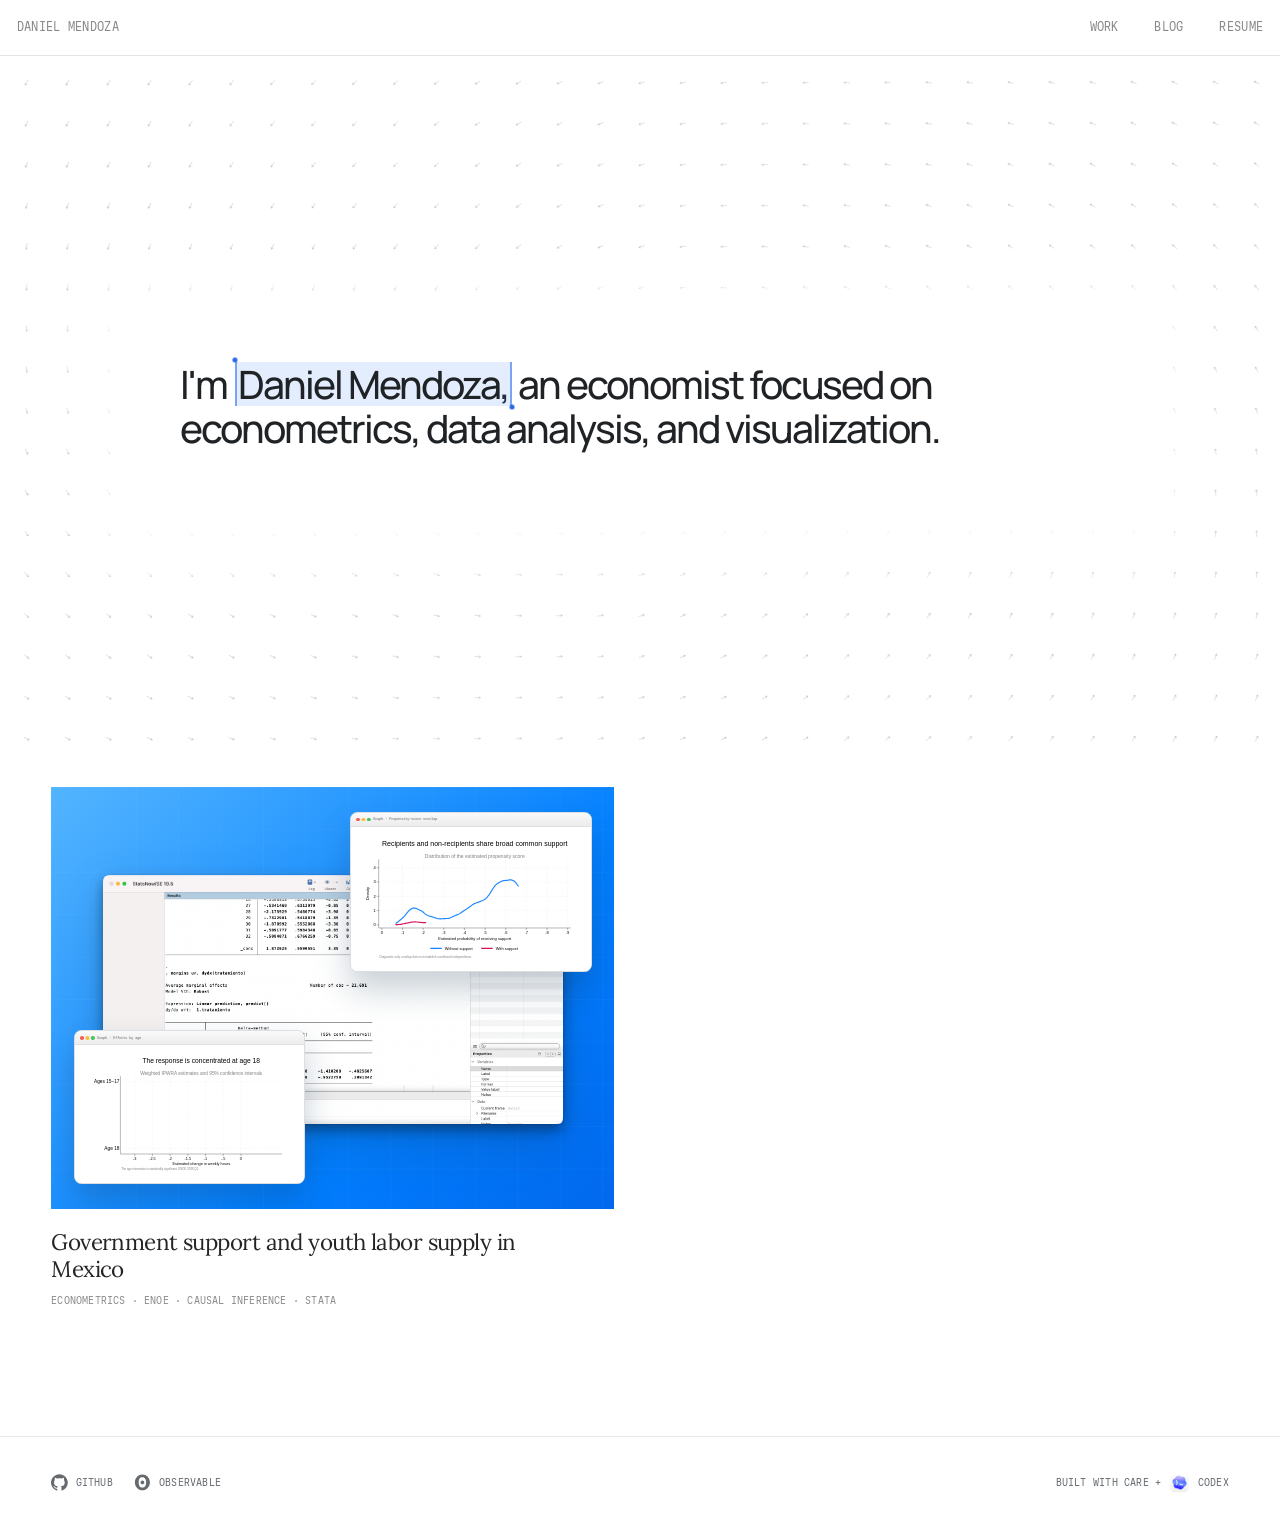
<file: index.html>
<!doctype html>
<html lang="en">
  <head>
    <meta charset="UTF-8" />
    <meta name="viewport" content="width=device-width, initial-scale=1.0" />
    <meta
      name="description"
      content="Daniel Mendoza is an economist who uses data to understand change and communicate evidence."
    />
    <meta property="og:type" content="website" />
    <meta property="og:title" content="Daniel Mendoza — Economics, econometrics, and data visualization" />
    <meta
      property="og:description"
      content="Selected economic research, data visualization, and notes by Daniel Mendoza."
    />
    <meta property="og:url" content="https://danielmendoza-econ.github.io/" />
    <meta
      property="og:image"
      content="https://danielmendoza-econ.github.io/assets/social/daniel-mendoza-portfolio-linkedin.png"
    />
    <meta property="og:image:width" content="1200" />
    <meta property="og:image:height" content="630" />
    <meta
      property="og:image:alt"
      content="Daniel Mendoza — Economics, econometrics, and data visualization"
    />
    <meta name="twitter:card" content="summary_large_image" />
    <meta name="twitter:title" content="Daniel Mendoza — Economics, econometrics, and data visualization" />
    <meta
      name="twitter:description"
      content="Selected economic research, data visualization, and notes by Daniel Mendoza."
    />
    <meta
      name="twitter:image"
      content="https://danielmendoza-econ.github.io/assets/social/daniel-mendoza-portfolio-linkedin.png"
    />
    <title>Daniel Mendoza — Economist who works with data</title>
    <link rel="stylesheet" href="styles.css" />
    <script src="script.js" defer></script>
  </head>
  <body class="home-page">
    <div class="custom-cursor" aria-hidden="true"></div>

    <header class="site-header home-header">
      <a class="site-identity" href="#top">Daniel Mendoza</a>
      <nav class="site-nav" aria-label="Primary navigation">
        <a href="#work">Work</a>
        <a href="blog.html">Blog</a>
        <a href="resume.html" target="_blank" rel="noopener">Resume</a>
      </nav>
    </header>

    <main id="top">
      <section class="intro-hero" aria-labelledby="intro-title">
        <canvas class="phase-field" data-phase-field aria-hidden="true"></canvas>
        <div class="intro-copy">
          <h1 id="intro-title">
            <span class="intro-line">
              I'm
              <span class="intro-selected-name">
                <span class="intro-name-highlight" aria-hidden="true"></span>
                <i class="intro-selection-handle intro-selection-handle-start" aria-hidden="true"></i>
                <i class="intro-selection-handle intro-selection-handle-end" aria-hidden="true"></i>
                <span class="intro-name-text">Daniel Mendoza</span>,
              </span> an economist focused on
            </span>
            <span class="intro-line">econometrics, data analysis, and visualization.</span>
          </h1>
        </div>
      </section>

      <section class="selected-work" id="work" aria-label="Selected work">
        <div class="project-grid">
          <a
            class="project-card project-card-enoe"
            href="apoyos-oferta-laboral.html"
            data-case-study
            aria-label="View case study: Government support and youth labor supply in Mexico"
          >
            <div class="project-cover project-cover-stata">
              <figure class="stata-main-window">
                <img
                  src="assets/projects/enoe/stata-main-results.png"
                  alt="Stata results window showing marginal-effect estimates from the ENOE analysis."
                />
              </figure>

              <figure class="stata-graph-window stata-graph-overlap">
                <figcaption>Graph · Propensity-score overlap</figcaption>
                <img
                  src="assets/projects/enoe/cover-propensity-overlap-animated.svg"
                  alt="Propensity-score overlap between students receiving and not receiving government support."
                />
              </figure>

              <figure class="stata-graph-window stata-graph-age">
                <figcaption>Graph · Effects by age</figcaption>
                <img
                  src="assets/projects/enoe/cover-age-heterogeneity-animated.svg"
                  alt="Estimated effects on weekly working hours by age."
                />
              </figure>
            </div>

            <div class="project-card-copy">
              <h3>Government support and youth labor supply in Mexico</h3>
              <p class="project-meta">Econometrics · ENOE · Causal inference · Stata</p>
            </div>
          </a>
        </div>
      </section>
    </main>

    <footer class="home-footer">
      <nav class="footer-profiles" aria-label="External profiles">
        <a
          href="https://github.com/danielmendoza-econ"
          target="_blank"
          rel="noopener"
          aria-label="Daniel Mendoza on GitHub"
        >
          <svg viewBox="0 0 24 24" aria-hidden="true">
            <path d="M12 .297C5.37.297 0 5.67 0 12.297c0 5.303 3.438 9.8 8.205 11.385.6.113.82-.258.82-.577 0-.285-.01-1.04-.015-2.04-3.338.724-4.042-1.61-4.042-1.61-.546-1.385-1.335-1.754-1.335-1.754-1.087-.744.084-.729.084-.729 1.205.084 1.838 1.236 1.838 1.236 1.07 1.835 2.809 1.305 3.495.998.108-.776.417-1.305.76-1.605-2.665-.3-5.466-1.332-5.466-5.93 0-1.31.465-2.38 1.235-3.22-.135-.303-.54-1.523.105-3.176 0 0 1.005-.322 3.3 1.23a11.5 11.5 0 0 1 3-.405c1.02.005 2.04.138 3 .405 2.28-1.552 3.285-1.23 3.285-1.23.645 1.653.24 2.873.12 3.176.765.84 1.23 1.91 1.23 3.22 0 4.61-2.805 5.625-5.475 5.92.42.36.81 1.096.81 2.22 0 1.606-.015 2.896-.015 3.286 0 .315.21.69.825.57C20.565 22.092 24 17.592 24 12.297 24 5.67 18.627.297 12 .297Z" />
          </svg>
          <span>GitHub</span>
        </a>

        <a
          href="https://observablehq.com/@danielmendoza-econ/"
          target="_blank"
          rel="noopener"
          aria-label="Daniel Mendoza on Observable"
        >
          <svg viewBox="-1.5 0 28 28" aria-hidden="true">
            <path d="M12.5 22.667c-1.154 0-2.154-.252-3-.754a5.091 5.091 0 0 1-1.945-2.048 10.801 10.801 0 0 1-.991-2.741A14.747 14.747 0 0 1 6.25 14c0-.83.054-1.624.164-2.382.108-.758.309-1.529.602-2.31a7.37 7.37 0 0 1 1.129-2.035 5.118 5.118 0 0 1 1.807-1.401c.746-.36 1.594-.539 2.548-.539 1.154 0 2.154.252 3 .754.843.501 1.517 1.21 1.945 2.048.452.861.782 1.775.991 2.741.209.965.314 2.007.314 3.124a16.7 16.7 0 0 1-.163 2.382 10.63 10.63 0 0 1-.615 2.31c-.302.782-.677 1.46-1.13 2.035-.451.575-1.05 1.042-1.794 1.401-.745.36-1.594.539-2.548.539Zm2.206-6.373c.598-.6.93-1.43.919-2.294 0-.893-.299-1.658-.896-2.294-.598-.637-1.34-.956-2.229-.956s-1.631.319-2.23.956A3.236 3.236 0 0 0 9.376 14c0 .893.299 1.658.896 2.294.598.637 1.34.956 2.229.956s1.624-.319 2.206-.956ZM12.5 27C19.403 27 25 21.18 25 14S19.403 1 12.5 1 0 6.82 0 14s5.597 13 12.5 13Z" />
          </svg>
          <span>Observable</span>
        </a>
      </nav>

      <a
        class="footer-codex-credit"
        href="https://openai.com/codex/"
        target="_blank"
        rel="noopener"
        aria-label="Built with care and Codex"
      >
        <span>Built with care +</span>
        <img src="assets/brand/codex-icon-light.png" alt="" aria-hidden="true" />
        <span>Codex</span>
      </a>
    </footer>
  </body>
</html>
</file>
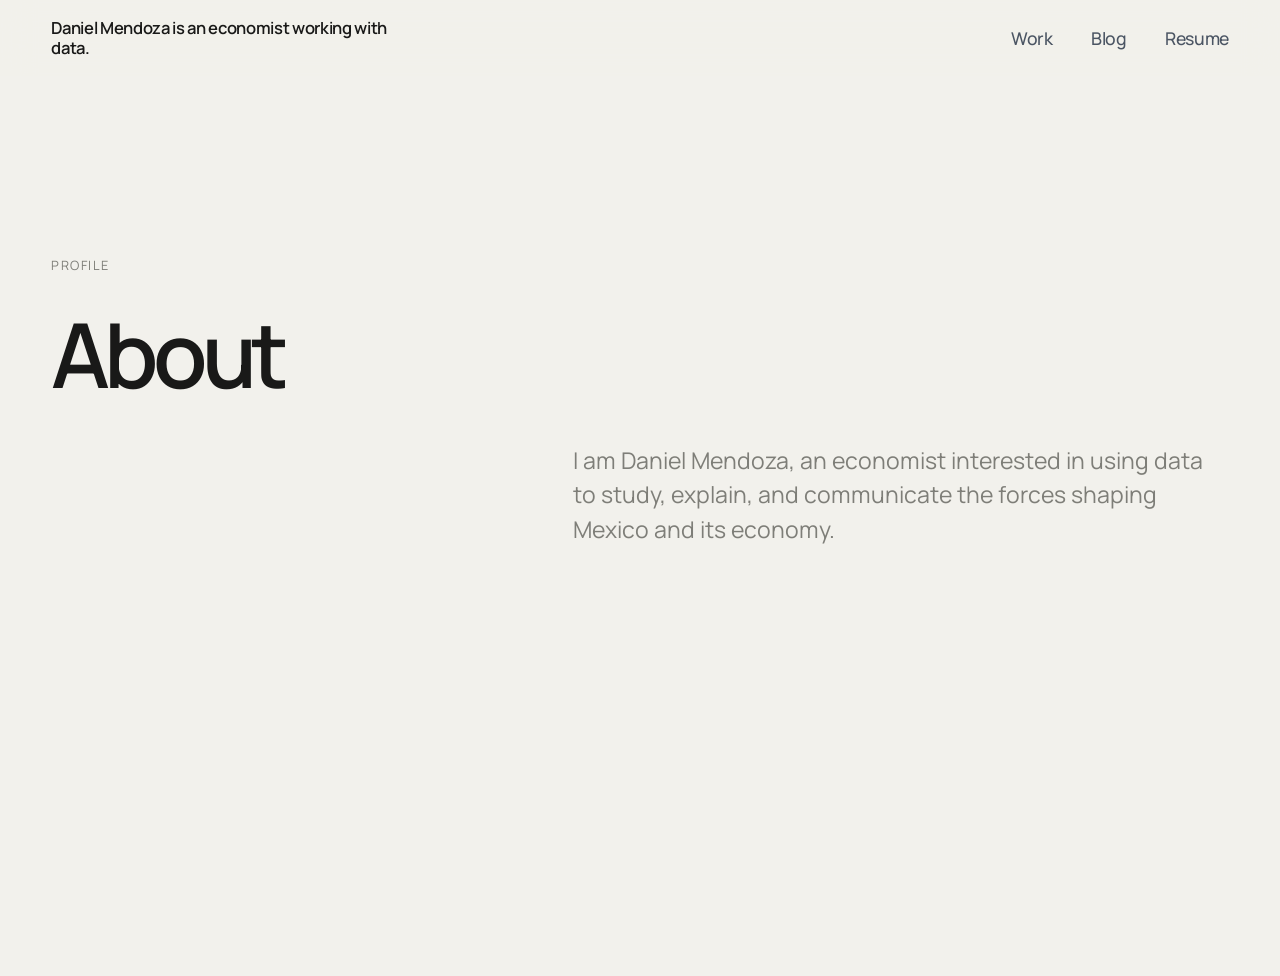
<file: about.html>
<!doctype html>
<html lang="en">
  <head>
    <meta charset="UTF-8" />
    <meta name="viewport" content="width=device-width, initial-scale=1.0" />
    <meta name="description" content="About Daniel Mendoza, economist who works with data." />
    <title>About — Daniel Mendoza</title>
    <link rel="stylesheet" href="styles.css" />
    <script src="script.js" defer></script>
  </head>
  <body>
    <div class="custom-cursor" aria-hidden="true"></div>
    <header class="site-header">
      <a class="site-identity" href="index.html">Daniel Mendoza is an economist working with data.</a>
      <nav class="site-nav" aria-label="Primary navigation">
        <a href="index.html#work">Work</a>
        <a href="blog.html">Blog</a>
        <a href="resume.html" target="_blank" rel="noopener">Resume</a>
      </nav>
    </header>

    <main class="interior-page">
      <p class="eyebrow">Profile</p>
      <h1>About</h1>
      <p class="page-intro">
        I am Daniel Mendoza, an economist interested in using data to study,
        explain, and communicate the forces shaping Mexico and its economy.
      </p>
    </main>
  </body>
</html>
</file>
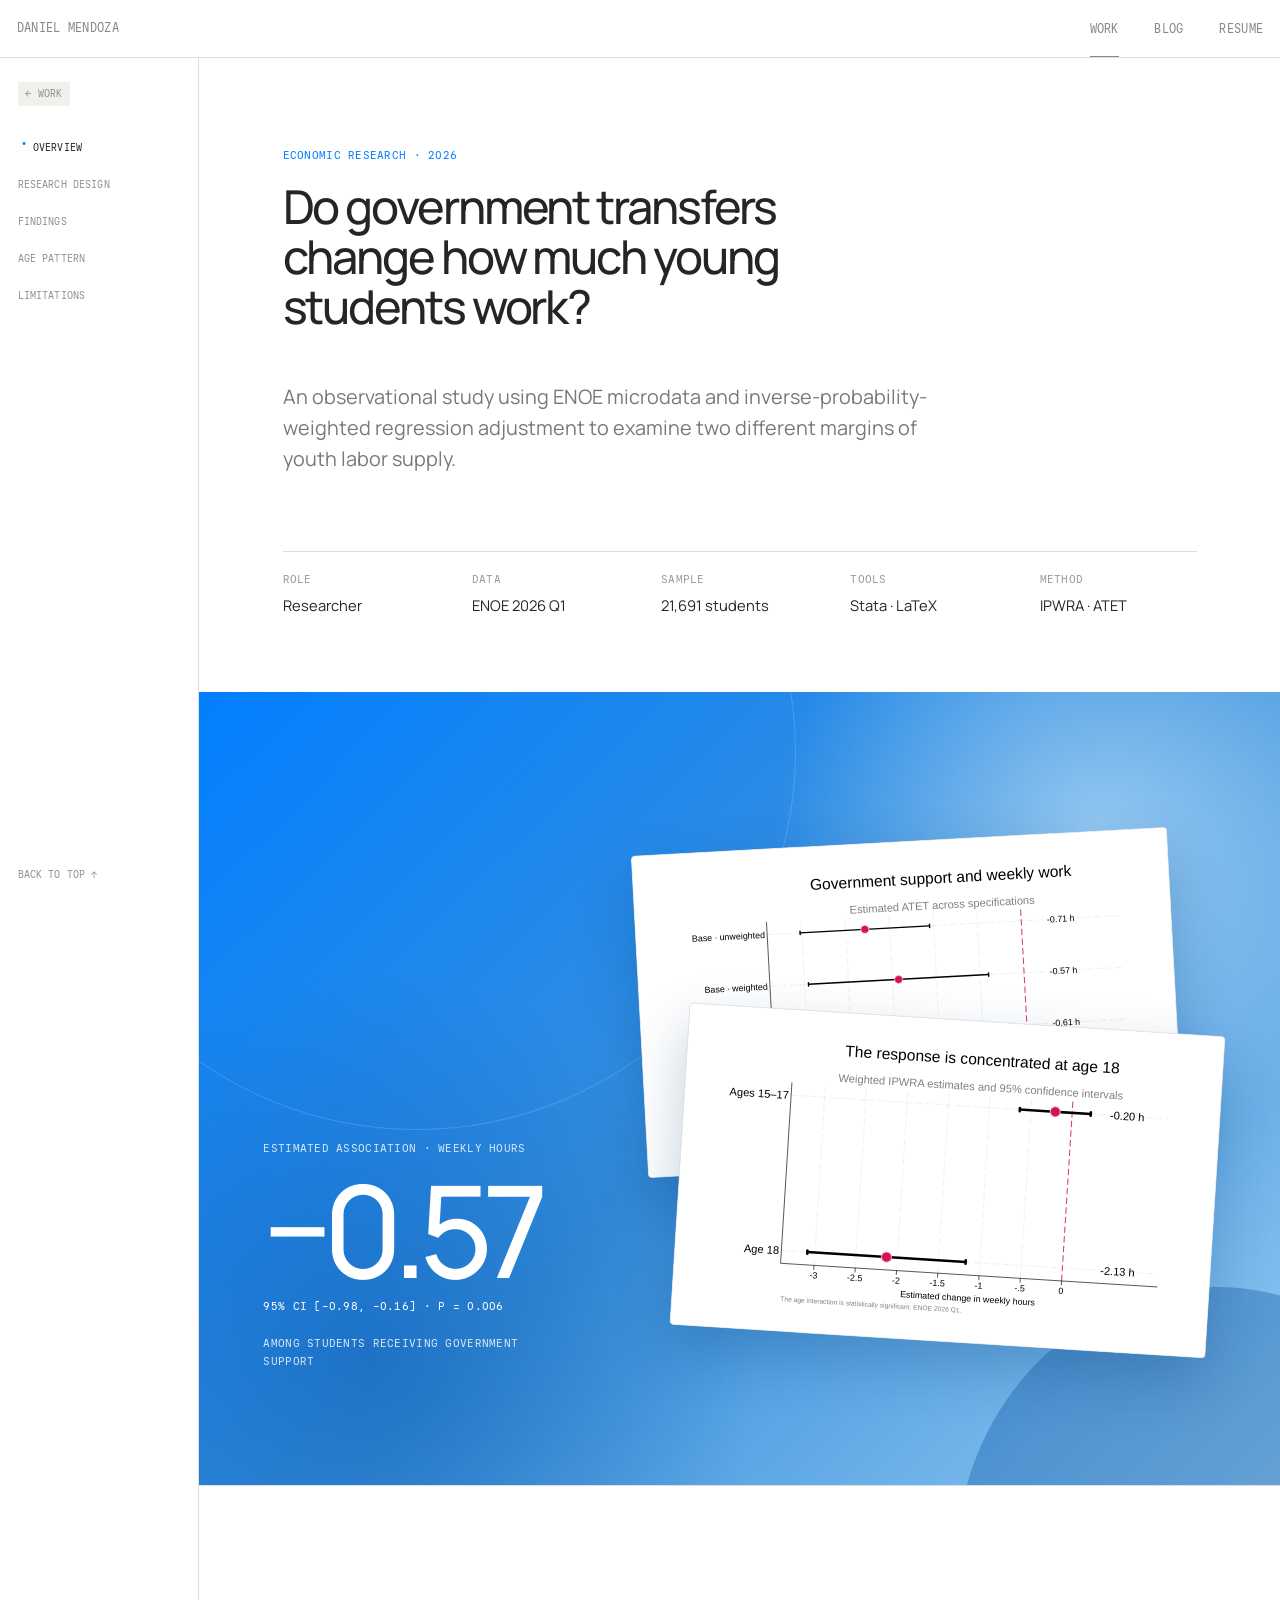
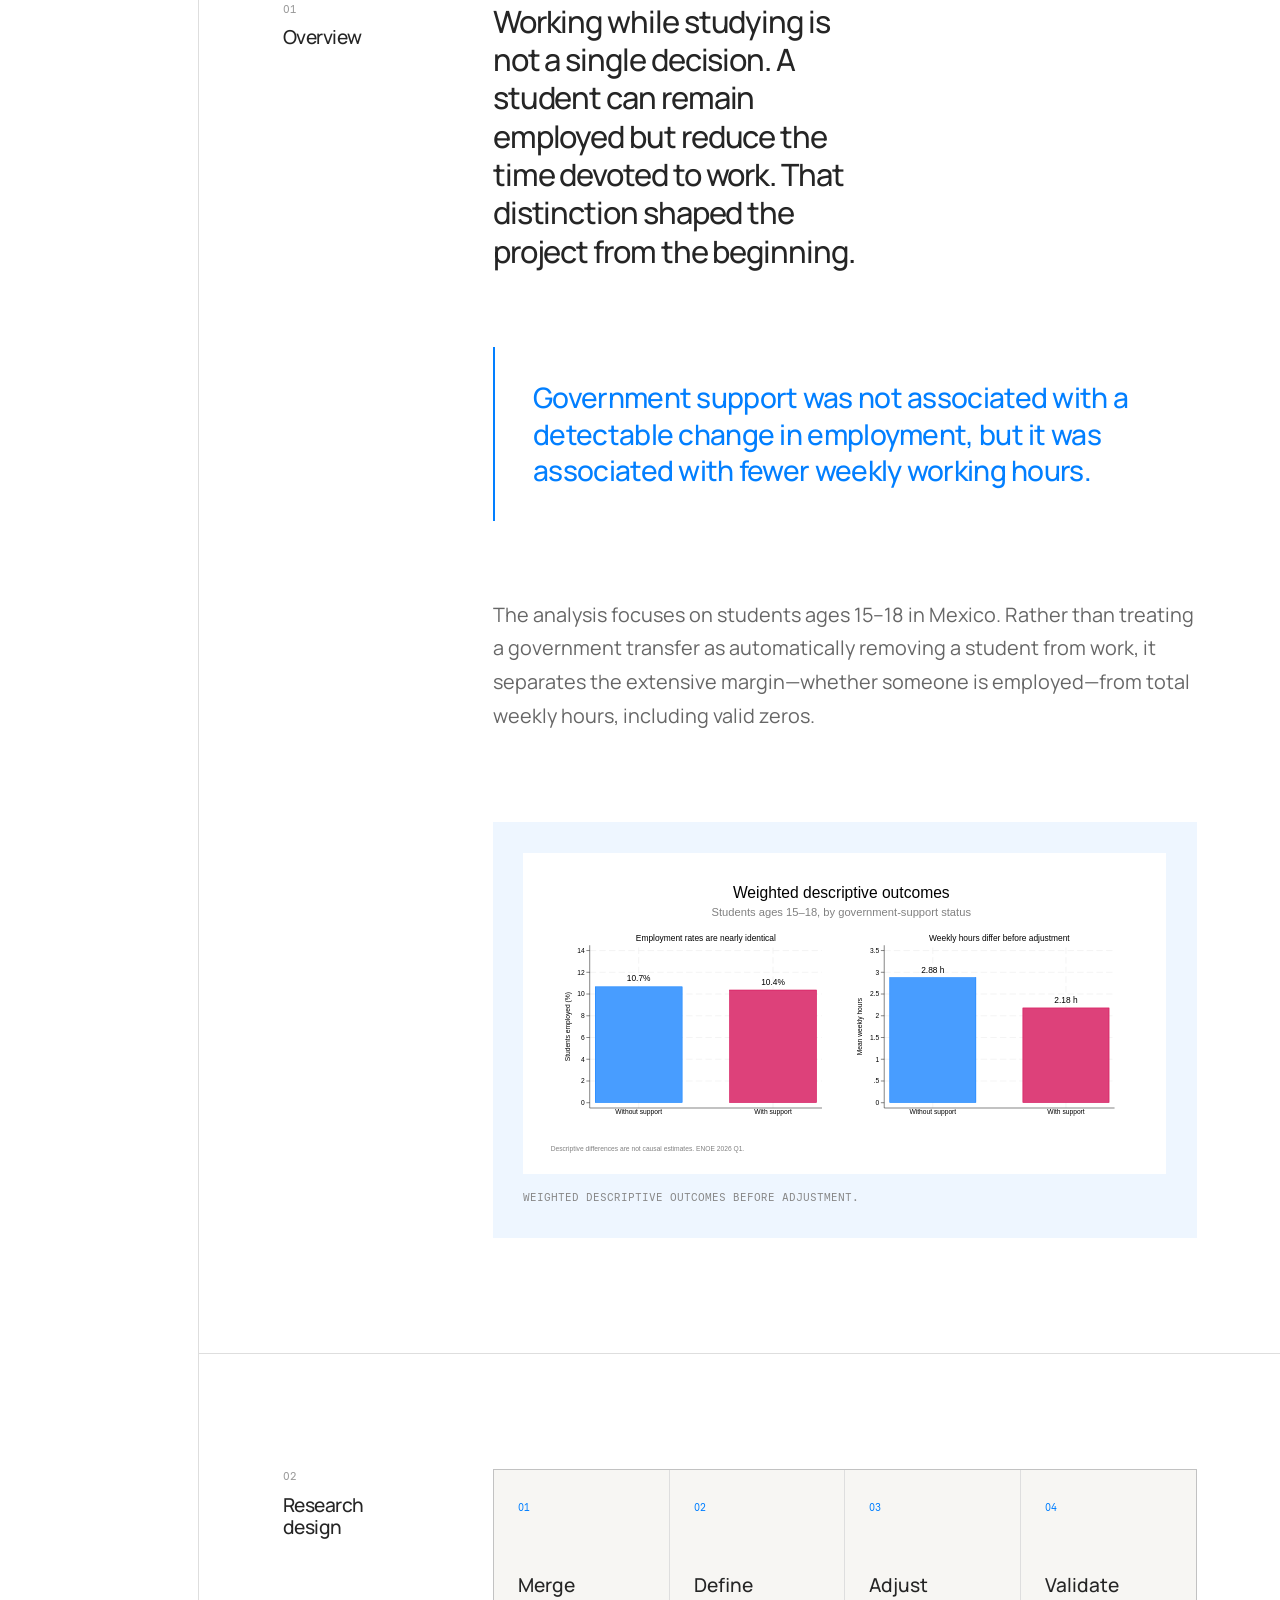
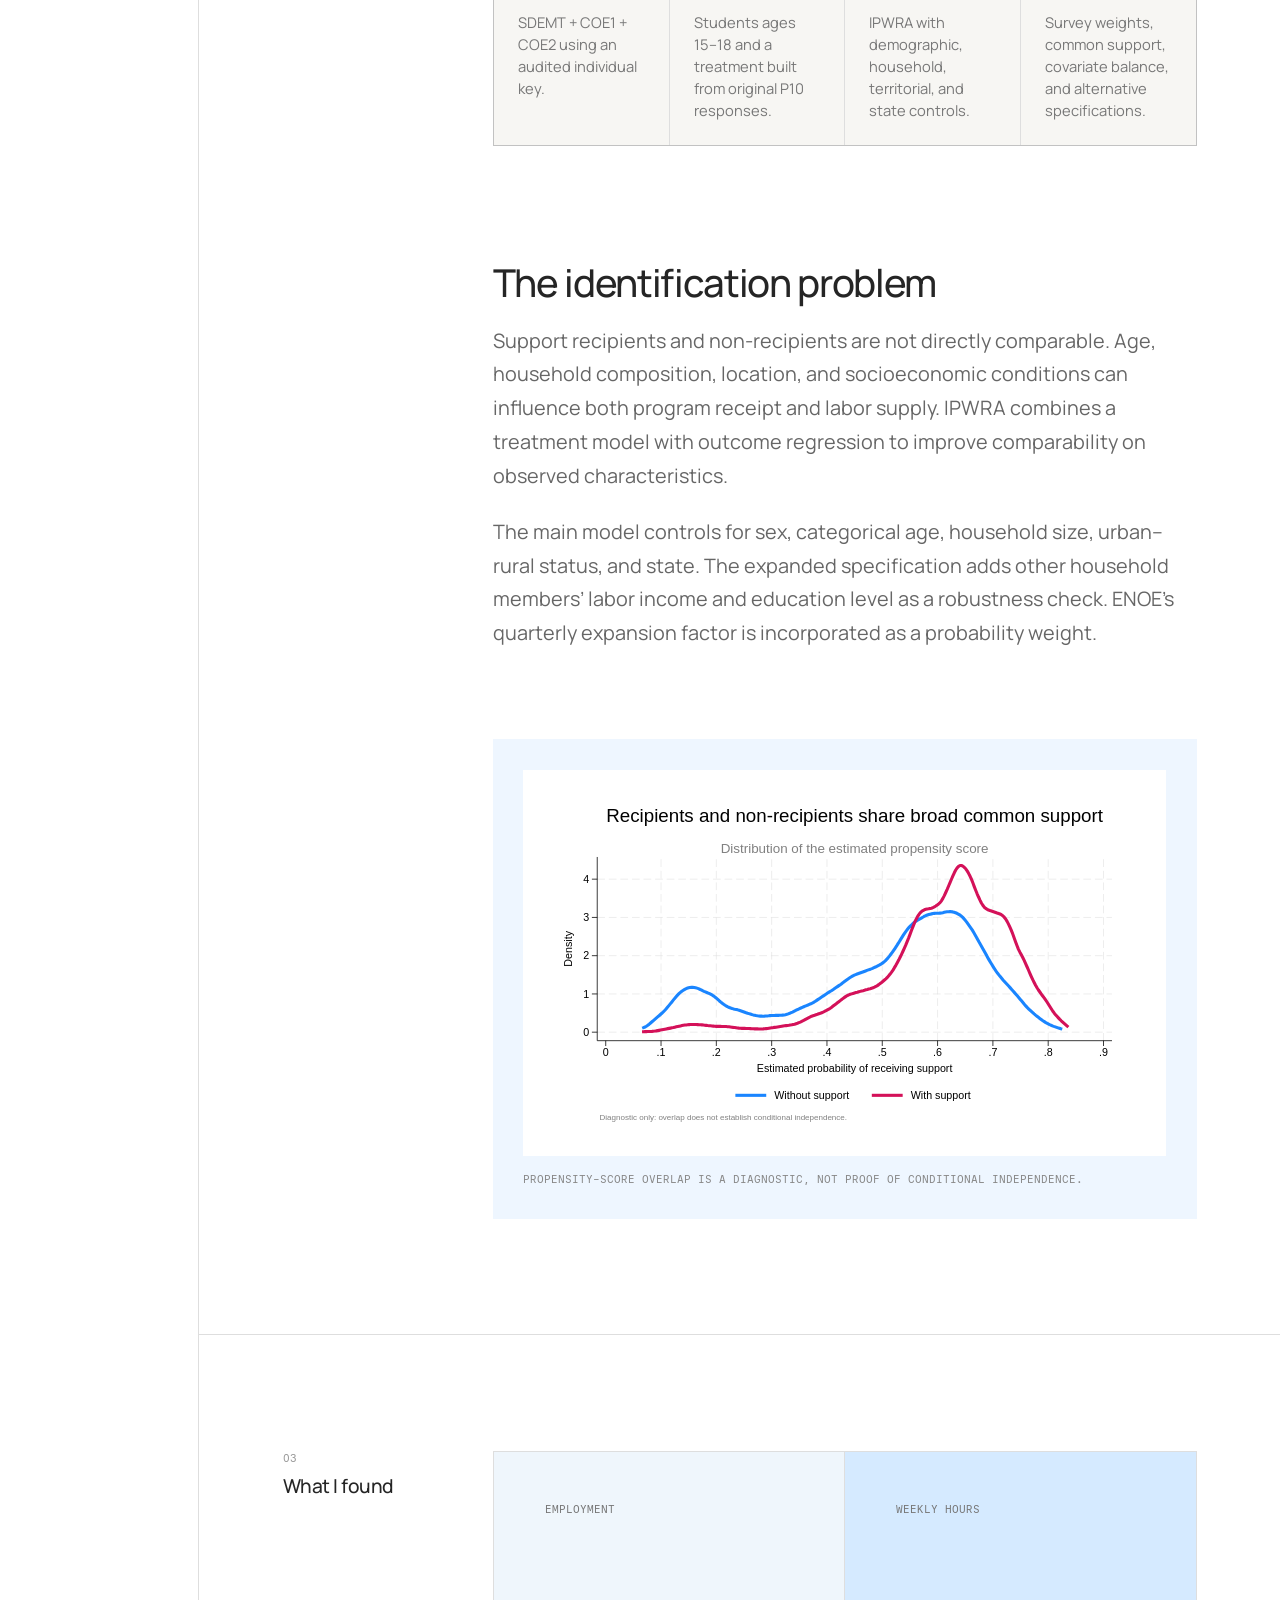
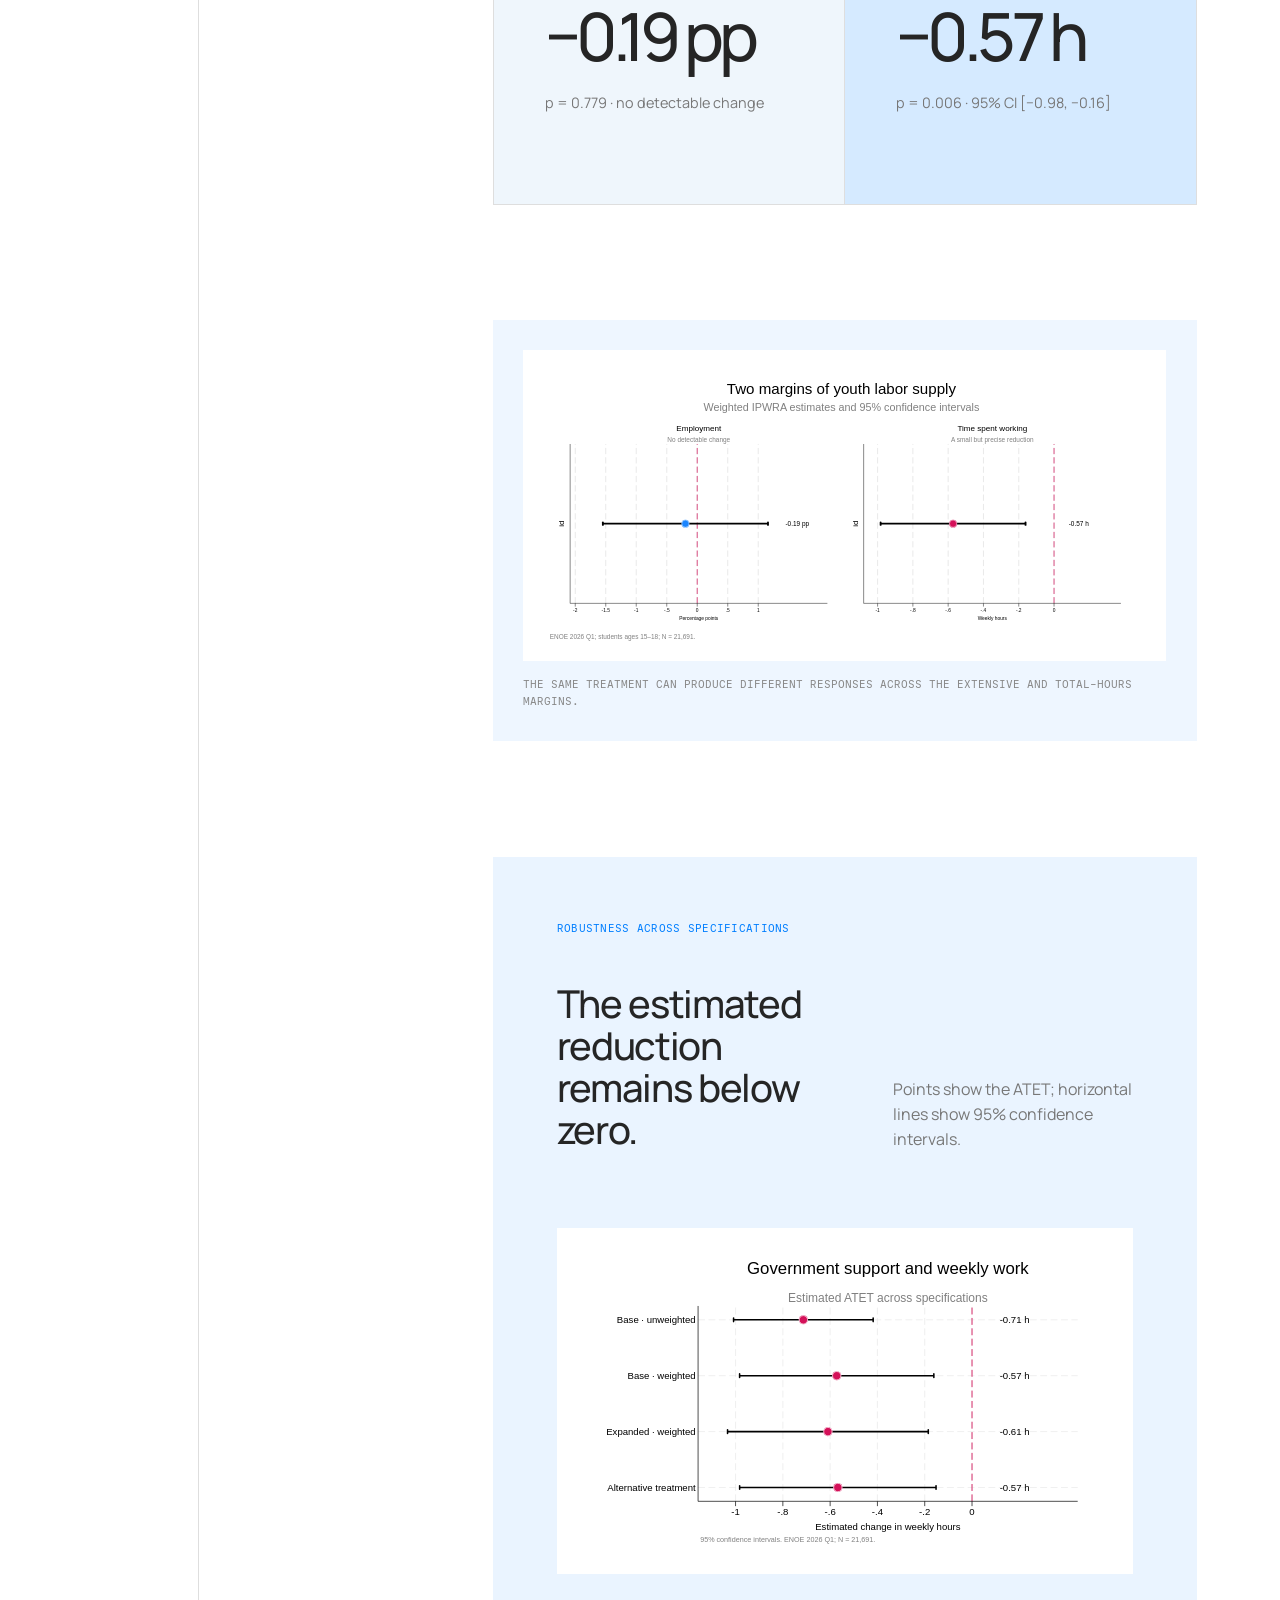
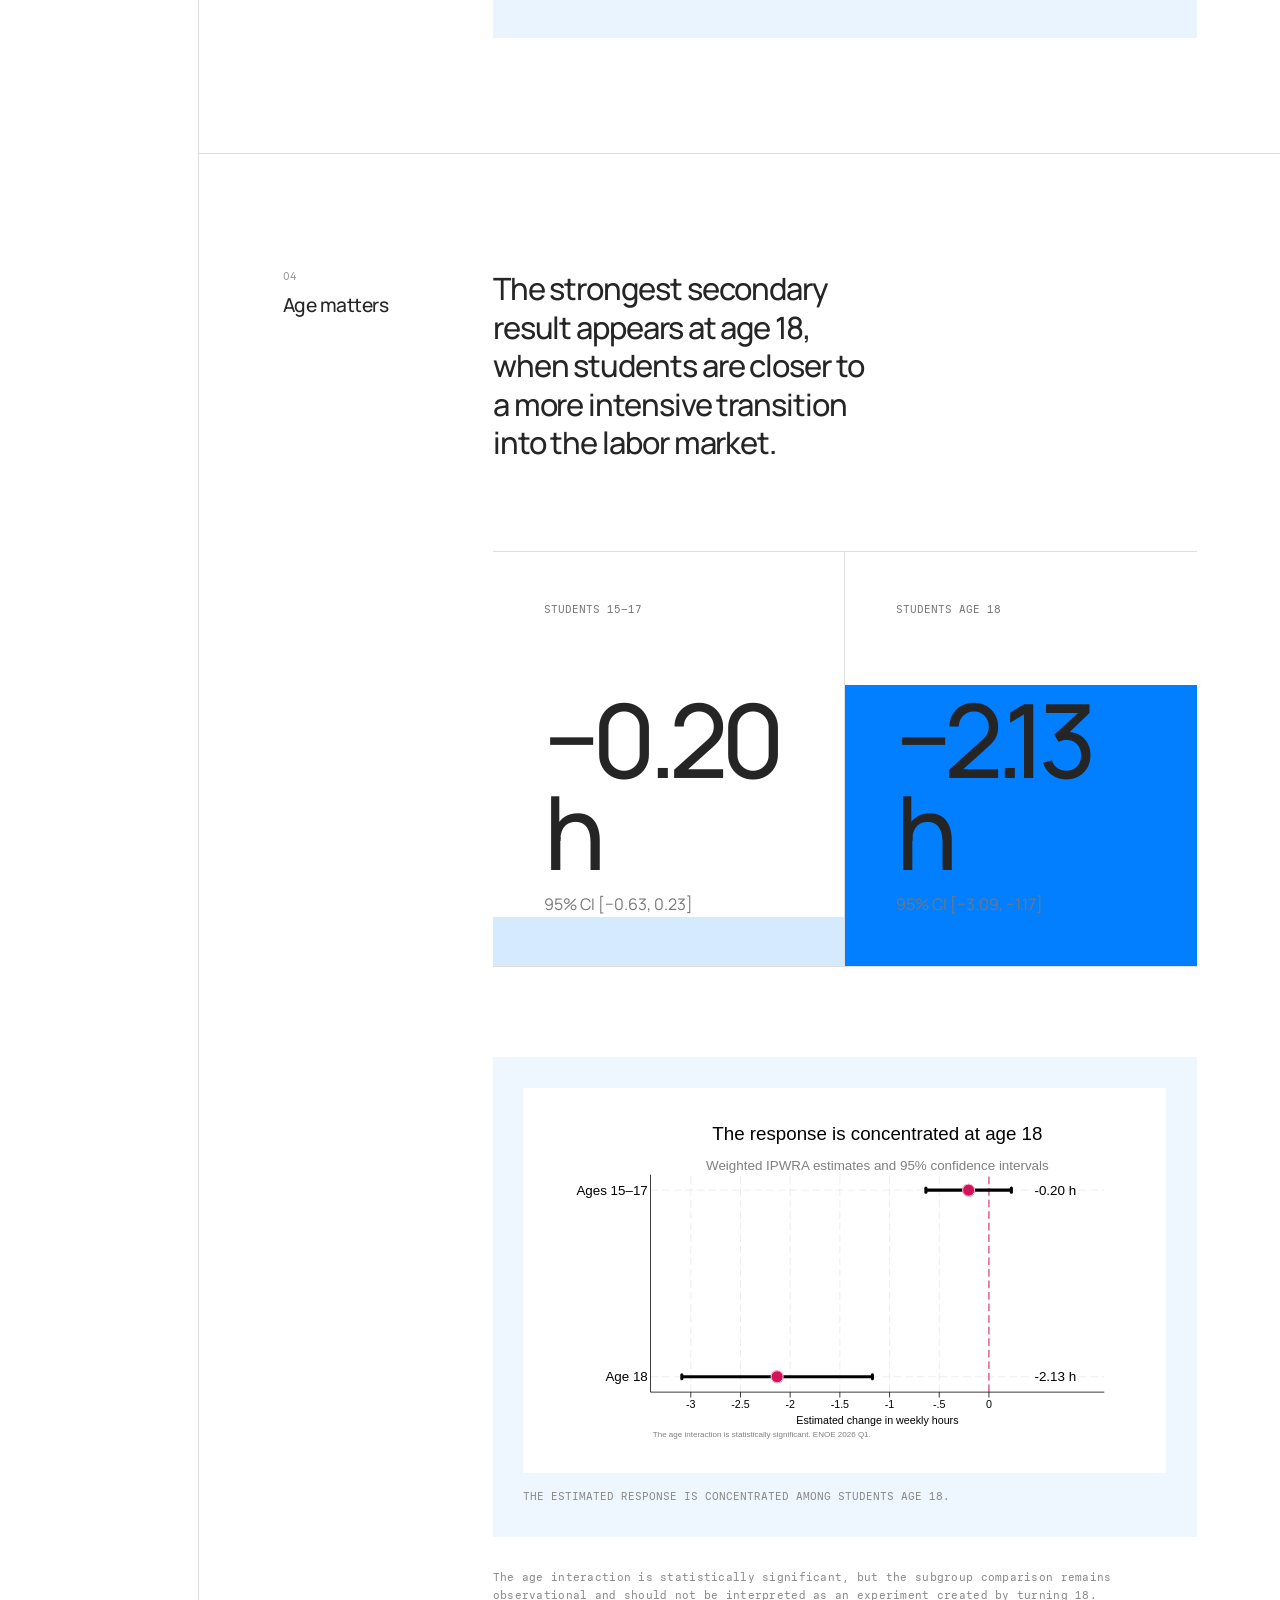
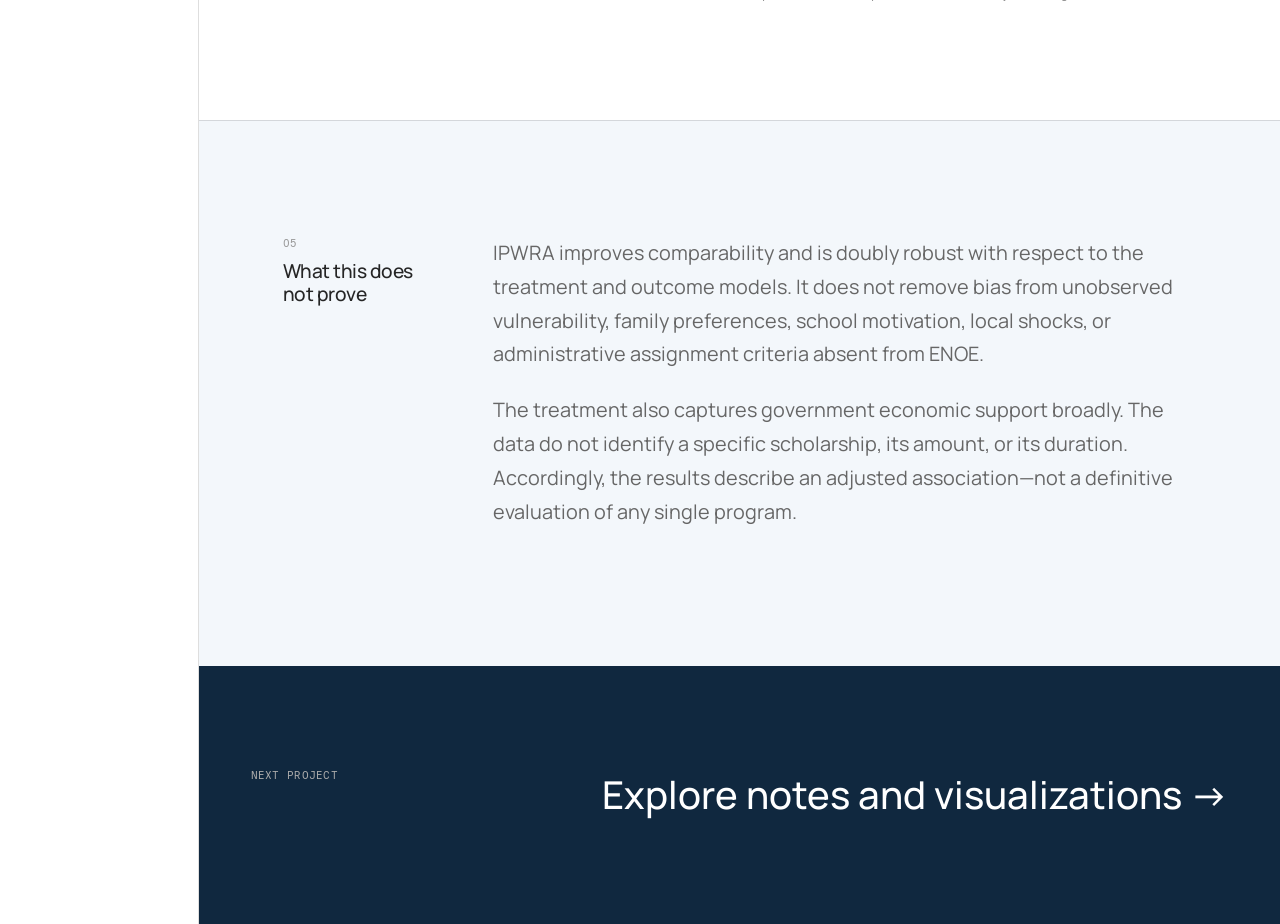
<file: apoyos-oferta-laboral.html>
<!doctype html>
<html lang="en">
  <head>
    <meta charset="UTF-8" />
    <meta name="viewport" content="width=device-width, initial-scale=1.0" />
    <meta
      name="description"
      content="An econometric study of government support and youth labor supply in Mexico using ENOE 2026 Q1."
    />
    <title>Government Support and Youth Labor Supply — Daniel Mendoza</title>
    <link rel="stylesheet" href="styles.css" />
    <script src="script.js" defer></script>
  </head>
  <body class="case-study-page">
    <div class="custom-cursor" aria-hidden="true"></div>

    <header class="site-header home-header">
      <a class="site-identity" href="index.html">Daniel Mendoza</a>
      <nav class="site-nav" aria-label="Primary navigation">
        <a href="index.html#work" aria-current="page">Work</a>
        <a href="blog.html">Blog</a>
        <a href="resume.html" target="_blank" rel="noopener">Resume</a>
      </nav>
    </header>

    <main id="top" class="case-main">
      <aside class="case-index" aria-label="Case study sections">
        <a class="case-index-home" href="index.html#work">← Work</a>
        <nav>
          <a href="#overview" data-case-nav>Overview</a>
          <a href="#research-design" data-case-nav>Research design</a>
          <a href="#findings" data-case-nav>Findings</a>
          <a href="#age-pattern" data-case-nav>Age pattern</a>
          <a href="#limitations" data-case-nav>Limitations</a>
        </nav>
        <a class="case-index-top" href="#top">Back to top ↑</a>
      </aside>

      <div class="case-content">
      <header class="case-hero" id="overview">
        <p class="case-kicker">Economic research · 2026</p>
        <h1>Do government transfers change how much young students work?</h1>
        <p class="case-deck">
          An observational study using ENOE microdata and inverse-probability-weighted
          regression adjustment to examine two different margins of youth labor supply.
        </p>

        <dl class="case-facts">
          <div><dt>Role</dt><dd>Researcher</dd></div>
          <div><dt>Data</dt><dd>ENOE 2026 Q1</dd></div>
          <div><dt>Sample</dt><dd>21,691 students</dd></div>
          <div><dt>Tools</dt><dd>Stata · LaTeX</dd></div>
          <div><dt>Method</dt><dd>IPWRA · ATET</dd></div>
        </dl>
      </header>

      <section class="case-cover" aria-label="Headline finding">
        <div class="case-cover-copy">
          <p class="case-cover-label">Estimated association · weekly hours</p>
          <p class="case-cover-number">−0.57</p>
          <p class="case-cover-ci">95% CI [−0.98, −0.16] · p = 0.006</p>
          <p class="case-cover-note">Among students receiving government support</p>
        </div>
        <div class="case-cover-graphics" aria-hidden="true">
          <figure class="case-cover-sheet case-cover-sheet-one">
            <img src="assets/projects/enoe/01_cover_robustness.svg" alt="" />
          </figure>
          <figure class="case-cover-sheet case-cover-sheet-two">
            <img src="assets/projects/enoe/02_cover_age_heterogeneity.svg" alt="" />
          </figure>
        </div>
      </section>

      <section class="case-section case-intro" aria-labelledby="overview-title">
        <div class="case-section-label">
          <p>01</p>
          <h2 id="overview-title">Overview</h2>
        </div>
        <div class="case-prose case-prose-large">
          <p>
            Working while studying is not a single decision. A student can remain
            employed but reduce the time devoted to work. That distinction shaped
            the project from the beginning.
          </p>
          <blockquote>
            Government support was not associated with a detectable change in
            employment, but it was associated with fewer weekly working hours.
          </blockquote>
          <p>
            The analysis focuses on students ages 15–18 in Mexico. Rather than
            treating a government transfer as automatically removing a student from
            work, it separates the extensive margin—whether someone is employed—from
            total weekly hours, including valid zeros.
          </p>
          <figure class="stata-figure stata-figure-wide">
            <img
              src="assets/projects/enoe/05_weighted_descriptive_outcomes.svg"
              alt="Weighted employment rates are nearly identical, while average weekly hours are lower among students receiving support."
            />
            <figcaption>Weighted descriptive outcomes before adjustment.</figcaption>
          </figure>
        </div>
      </section>

      <section class="case-section" id="research-design" aria-labelledby="design-title">
        <div class="case-section-label">
          <p>02</p>
          <h2 id="design-title">Research design</h2>
        </div>
        <div>
          <div class="pipeline" aria-label="Data preparation pipeline">
            <div><span>01</span><strong>Merge</strong><p>SDEMT + COE1 + COE2 using an audited individual key.</p></div>
            <div><span>02</span><strong>Define</strong><p>Students ages 15–18 and a treatment built from original P10 responses.</p></div>
            <div><span>03</span><strong>Adjust</strong><p>IPWRA with demographic, household, territorial, and state controls.</p></div>
            <div><span>04</span><strong>Validate</strong><p>Survey weights, common support, covariate balance, and alternative specifications.</p></div>
          </div>

          <div class="case-prose">
            <h3>The identification problem</h3>
            <p>
              Support recipients and non-recipients are not directly comparable.
              Age, household composition, location, and socioeconomic conditions can
              influence both program receipt and labor supply. IPWRA combines a
              treatment model with outcome regression to improve comparability on
              observed characteristics.
            </p>
            <p>
              The main model controls for sex, categorical age, household size,
              urban–rural status, and state. The expanded specification adds other
              household members’ labor income and education level as a robustness
              check. ENOE’s quarterly expansion factor is incorporated as a
              probability weight.
            </p>
          </div>
          <figure class="stata-figure">
            <img
              src="assets/projects/enoe/04_propensity_overlap.svg"
              alt="Propensity-score distributions for recipients and non-recipients show broad common support."
            />
            <figcaption>Propensity-score overlap is a diagnostic, not proof of conditional independence.</figcaption>
          </figure>
        </div>
      </section>

      <section class="case-section case-findings" id="findings" aria-labelledby="findings-title">
        <div class="case-section-label">
          <p>03</p>
          <h2 id="findings-title">What I found</h2>
        </div>
        <div>
          <div class="finding-pair">
            <article>
              <p>Employment</p>
              <strong>−0.19 pp</strong>
              <span>p = 0.779 · no detectable change</span>
            </article>
            <article class="finding-primary">
              <p>Weekly hours</p>
              <strong>−0.57 h</strong>
              <span>p = 0.006 · 95% CI [−0.98, −0.16]</span>
            </article>
          </div>

          <figure class="stata-figure stata-figure-wide">
            <img
              src="assets/projects/enoe/03_two_margins.svg"
              alt="The estimated employment effect crosses zero, while the estimate for weekly hours remains below zero."
            />
            <figcaption>The same treatment can produce different responses across the extensive and total-hours margins.</figcaption>
          </figure>

          <div class="result-chart-card">
            <div class="chart-copy">
              <p class="chart-eyebrow">Robustness across specifications</p>
              <h3>The estimated reduction remains below zero.</h3>
              <p>Points show the ATET; horizontal lines show 95% confidence intervals.</p>
            </div>
            <img
              class="case-forest-export"
              src="assets/projects/enoe/01_cover_robustness.svg"
              alt="Four IPWRA specifications estimate reductions between 0.57 and 0.71 weekly working hours, with every 95 percent confidence interval below zero."
            />
          </div>
        </div>
      </section>

      <section class="case-section" id="age-pattern" aria-labelledby="heterogeneity-title">
        <div class="case-section-label">
          <p>04</p>
          <h2 id="heterogeneity-title">Age matters</h2>
        </div>
        <div>
          <div class="case-prose case-prose-large">
            <p>
              The strongest secondary result appears at age 18, when students are
              closer to a more intensive transition into the labor market.
            </p>
          </div>
          <div class="age-comparison">
            <article>
              <p>Students 15–17</p>
              <strong>−0.20 h</strong>
              <span>95% CI [−0.63, 0.23]</span>
              <i class="age-bar age-bar-younger"></i>
            </article>
            <article>
              <p>Students age 18</p>
              <strong>−2.13 h</strong>
              <span>95% CI [−3.09, −1.17]</span>
              <i class="age-bar age-bar-eighteen"></i>
            </article>
          </div>
          <figure class="stata-figure">
            <img
              src="assets/projects/enoe/02_cover_age_heterogeneity.svg"
              alt="The estimated reduction is 0.20 hours for students ages 15 to 17 and 2.13 hours for students age 18."
            />
            <figcaption>The estimated response is concentrated among students age 18.</figcaption>
          </figure>
          <p class="case-footnote">
            The age interaction is statistically significant, but the subgroup
            comparison remains observational and should not be interpreted as an
            experiment created by turning 18.
          </p>
        </div>
      </section>

      <section class="case-section case-limitations" id="limitations" aria-labelledby="limits-title">
        <div class="case-section-label">
          <p>05</p>
          <h2 id="limits-title">What this does not prove</h2>
        </div>
        <div class="case-prose">
          <p>
            IPWRA improves comparability and is doubly robust with respect to the
            treatment and outcome models. It does not remove bias from unobserved
            vulnerability, family preferences, school motivation, local shocks, or
            administrative assignment criteria absent from ENOE.
          </p>
          <p>
            The treatment also captures government economic support broadly. The data
            do not identify a specific scholarship, its amount, or its duration.
            Accordingly, the results describe an adjusted association—not a definitive
            evaluation of any single program.
          </p>
        </div>
      </section>

      <footer class="case-footer">
        <p>Next project</p>
        <a href="blog.html">Explore notes and visualizations →</a>
      </footer>
      </div>
    </main>
  </body>
</html>
</file>
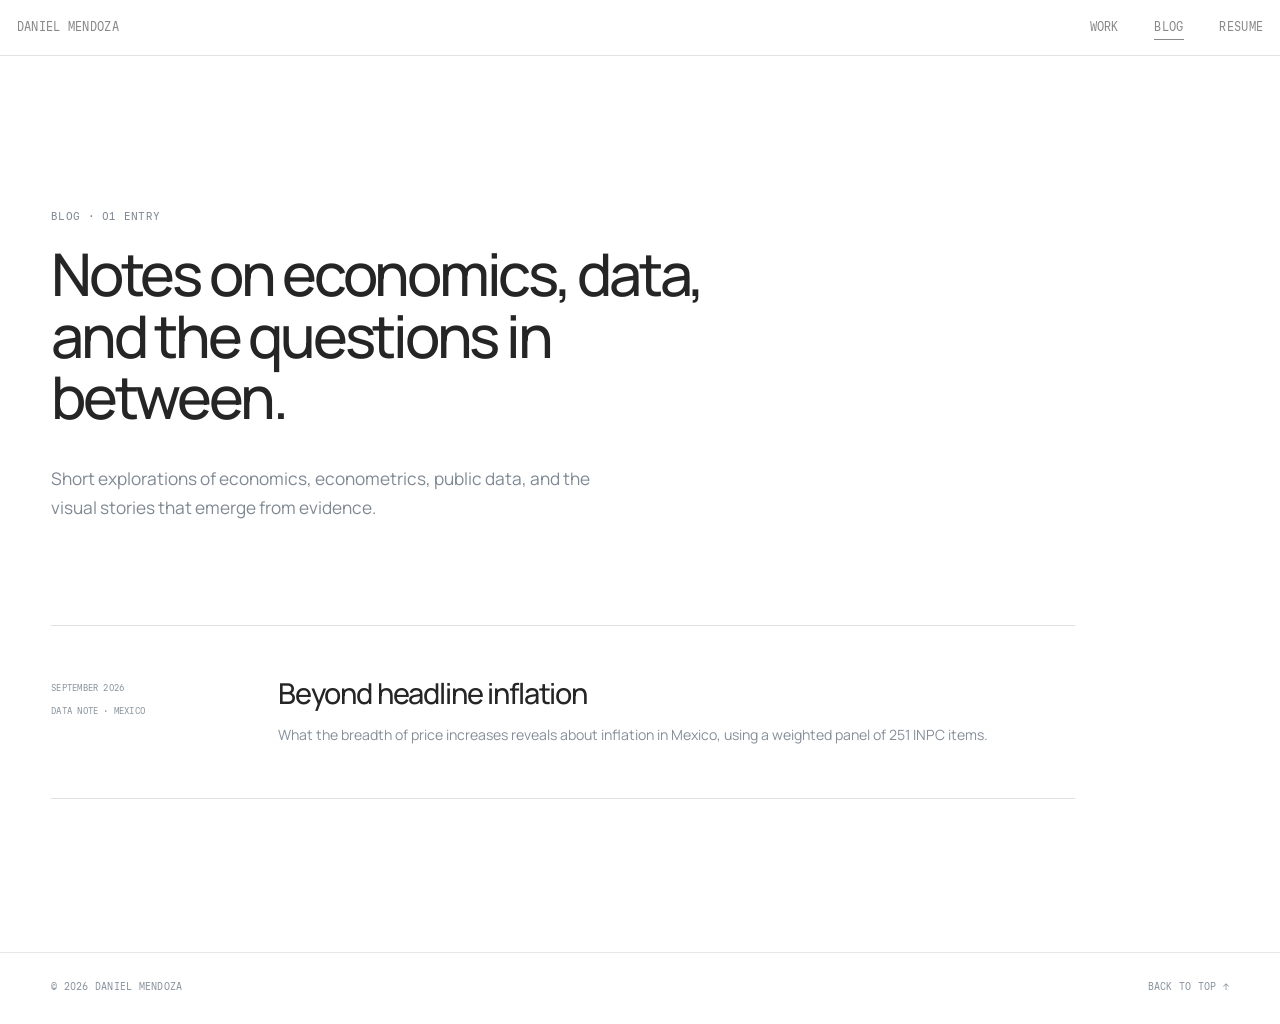
<file: blog.html>
<!doctype html>
<html lang="en">
  <head>
    <meta charset="UTF-8" />
    <meta name="viewport" content="width=device-width, initial-scale=1.0" />
    <meta name="description" content="Notes on economics and data by Daniel Mendoza." />
    <title>Blog — Daniel Mendoza</title>
    <link rel="stylesheet" href="styles.css" />
    <script src="script.js" defer></script>
  </head>
  <body class="home-page blog-page">
    <div class="custom-cursor" aria-hidden="true"></div>
    <header class="site-header home-header">
      <a class="site-identity" href="index.html">Daniel Mendoza</a>
      <nav class="site-nav" aria-label="Primary navigation">
        <a href="index.html#work">Work</a>
        <a href="blog.html" aria-current="page">Blog</a>
        <a href="resume.html" target="_blank" rel="noopener">Resume</a>
      </nav>
    </header>

    <main class="blog-index" id="top">
      <header class="blog-index-header">
        <p class="blog-index-kicker">Blog · 01 entry</p>
        <h1>Notes on economics, data, and the questions in between.</h1>
        <p class="blog-index-intro">
          Short explorations of economics, econometrics, public data, and the
          visual stories that emerge from evidence.
        </p>
      </header>

      <section class="blog-entry-list" aria-label="Blog entries">
        <a
          class="blog-entry"
          href="https://observablehq.com/@danielmendoza-econ/beyond-headline-inflation"
          target="_blank"
          rel="noopener"
        >
          <span class="blog-entry-meta">
            <span>September 2026</span>
            <span>Data note · Mexico</span>
          </span>
          <span class="blog-entry-copy">
            <h2>Beyond headline inflation</h2>
            <p>
              What the breadth of price increases reveals about inflation in
              Mexico, using a weighted panel of 251 INPC items.
            </p>
          </span>
          <span class="blog-entry-arrow" aria-hidden="true">↗</span>
        </a>
      </section>
    </main>

    <footer class="blog-index-footer">
      <p>© 2026 Daniel Mendoza</p>
      <a href="#top">Back to top ↑</a>
    </footer>
  </body>
</html>
</file>
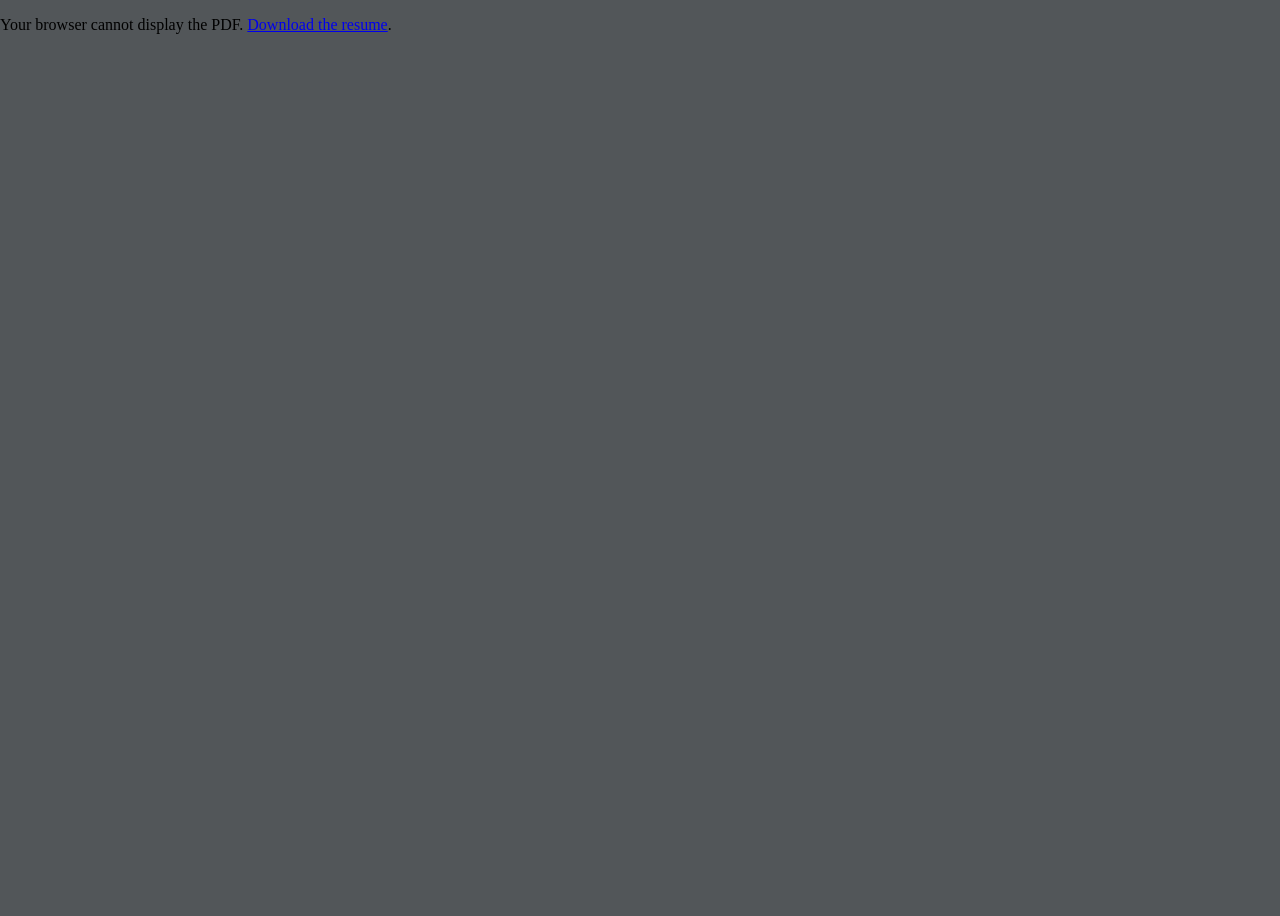
<file: resume.html>
<!doctype html>
<html lang="en">
  <head>
    <meta charset="UTF-8" />
    <meta name="viewport" content="width=device-width, initial-scale=1.0" />
    <meta name="description" content="Resume of Daniel Mendoza, economist who works with data." />
    <title>RESUME - Daniel Mendoza</title>
    <style>
      html,
      body {
        width: 100%;
        height: 100%;
        margin: 0;
        background: #525659;
        overflow: hidden;
      }

      object {
        display: block;
        width: 100%;
        height: 100%;
        border: 0;
      }
    </style>
  </head>
  <body>
    <object
      data="assets/documents/daniel-mendoza-resume.pdf"
      type="application/pdf"
      aria-label="Resume of Daniel Mendoza"
    >
      <p>
        Your browser cannot display the PDF.
        <a href="assets/documents/daniel-mendoza-resume.pdf">Download the resume</a>.
      </p>
    </object>
  </body>
</html>
</file>
<file: styles.css>
@import url("https://fonts.googleapis.com/css2?family=Manrope:wght@400;500;600;700&display=swap");

@font-face {
  font-family: "Lora";
  src: url("assets/fonts/lora/lora-regular-latin.woff2") format("woff2");
  font-style: normal;
  font-weight: 400;
  font-display: swap;
}

@font-face {
  font-family: "Paper Mono";
  src: url("assets/fonts/paper-mono/paper-mono-regular.woff2") format("woff2");
  font-style: normal;
  font-weight: 400;
  font-display: swap;
}

:root {
  --paper: rgb(242, 241, 236);
  --ink: rgb(25, 25, 24);
  --menu: rgb(75, 85, 99);
  --muted: rgb(126, 126, 120);
  --line: rgba(75, 85, 99, 0.18);
  --accent: rgb(245, 73, 39);
  --page-gutter: clamp(1.25rem, 4vw, 4.5rem);
}

* {
  box-sizing: border-box;
}

html {
  scroll-behavior: smooth;
}

body {
  margin: 0;
  background: var(--paper);
  color: var(--ink);
  font-family: "Manrope", Helvetica, Arial, sans-serif;
  -webkit-font-smoothing: antialiased;
}

.custom-cursor {
  display: none;
}

@media (pointer: fine) and (prefers-reduced-motion: no-preference) {
  body,
  a {
    cursor: none;
  }

  .custom-cursor {
    position: fixed;
    top: 0;
    left: 0;
    z-index: 9999;
    display: block;
    width: 1rem;
    height: 1rem;
    border-radius: 50%;
    border: 1px solid transparent;
    background: rgb(245, 73, 39);
    opacity: 0;
    pointer-events: none;
    transform: translate3d(-50%, -50%, 0);
    transition: width 160ms ease, height 160ms ease, background-color 160ms ease,
      border-color 160ms ease, opacity 120ms ease;
  }

  .custom-cursor.is-visible {
    opacity: 1;
  }

  .custom-cursor.is-over-link {
    width: 2rem;
    height: 2rem;
    border-color: rgb(245, 73, 39);
    background: transparent;
  }

  .custom-cursor.is-over-case-study {
    width: 9.7rem;
    height: 2.55rem;
    border-color: rgba(255, 255, 255, 0.35);
    border-radius: 999px;
    background: rgb(245, 73, 39);
    box-shadow: 0 5px 18px rgba(97, 42, 56, 0.2);
  }

  .custom-cursor.is-over-case-study::after {
    position: absolute;
    inset: 0;
    display: grid;
    place-items: center;
    color: #fff;
    content: "VIEW CASE STUDY \2197";
    font-family: "Paper Mono", monospace;
    font-size: 0.66rem;
    letter-spacing: 0.015em;
    white-space: nowrap;
  }
}

a {
  color: inherit;
  text-decoration: none;
}

.site-header {
  position: sticky;
  top: 0;
  z-index: 20;
  display: flex;
  align-items: center;
  justify-content: space-between;
  min-height: 4.75rem;
  padding: 1rem var(--page-gutter);
  background: rgba(242, 241, 236, 0.9);
  backdrop-filter: blur(16px);
  -webkit-backdrop-filter: blur(16px);
}

.site-identity {
  max-width: 23rem;
  color: var(--ink);
  font-size: clamp(0.9rem, 1.3vw, 1.05rem);
  font-weight: 600;
  letter-spacing: -0.02em;
  line-height: 1.2;
}

.site-nav {
  display: flex;
  gap: clamp(1.4rem, 3vw, 2.4rem);
  color: rgba(75, 85, 99, 1);
  font-family: "Manrope", Helvetica, Arial, sans-serif;
  font-size: clamp(0.95rem, 1.4vw, 1.1rem);
  font-weight: 500;
  letter-spacing: -0.02em;
}

.site-nav a {
  position: relative;
  padding: 0.35rem 0;
}

.site-nav a[aria-current="page"]::after {
  transform: scaleX(1);
}

.site-nav a::after {
  position: absolute;
  right: 0;
  bottom: 0;
  left: 0;
  height: 1px;
  background: currentColor;
  content: "";
  transform: scaleX(0);
  transform-origin: right;
  transition: transform 180ms ease;
}

.site-nav a:hover::after,
.site-nav a:focus-visible::after {
  transform: scaleX(1);
  transform-origin: left;
}

.hero {
  position: relative;
  display: flex;
  overflow: hidden;
  min-height: calc(100svh - 4.75rem);
  align-items: center;
  padding: clamp(5rem, 12vh, 9rem) var(--page-gutter);
}

.hero-pattern {
  position: absolute;
  inset: 0;
  background-image:
    radial-gradient(circle, rgba(75, 85, 99, 0.18) 1px, transparent 1.2px),
    linear-gradient(90deg, transparent 49.6%, rgba(75, 85, 99, 0.035) 50%, transparent 50.4%);
  background-position: 0 0, 16px 0;
  background-size: 32px 32px, 128px 128px;
  -webkit-mask-image: radial-gradient(ellipse 75% 72% at 70% 48%, #000 0%, rgba(0, 0, 0, 0.62) 48%, transparent 100%);
  mask-image: radial-gradient(ellipse 75% 72% at 70% 48%, #000 0%, rgba(0, 0, 0, 0.62) 48%, transparent 100%);
  pointer-events: none;
}

.eyebrow {
  margin: 0 0 clamp(1.5rem, 4vh, 3rem);
  color: var(--muted);
  font-size: clamp(0.7rem, 1vw, 0.85rem);
  letter-spacing: 0.12em;
  text-transform: uppercase;
}

h1 {
  max-width: 18ch;
  margin: 0;
  color: var(--ink);
  font-family: "Manrope", Helvetica, Arial, sans-serif;
  font-size: clamp(3.25rem, 7vw, 7.4rem);
  font-weight: 600;
  letter-spacing: -0.065em;
  line-height: 0.98;
}

.hero h1 {
  position: relative;
  z-index: 1;
}

.hero-primary,
.hero-secondary {
  display: block;
}

.hero-primary {
  color: var(--ink);
}

.hero-secondary {
  max-width: 15.5ch;
  margin-top: 0.18em;
  color: var(--muted);
  font-weight: 500;
}

.work-section,
.home-writing {
  display: grid;
  grid-template-columns: minmax(9rem, 1fr) minmax(0, 4fr);
  gap: clamp(3rem, 7vw, 8rem);
  padding: clamp(5.5rem, 10vw, 10rem) var(--page-gutter);
  border-top: 1px solid var(--line);
}

.section-rail {
  position: sticky;
  top: 6.5rem;
  align-self: start;
}

.section-label,
.section-period {
  margin: 0;
}

.section-label {
  color: var(--ink);
  font-size: clamp(1rem, 1.5vw, 1.25rem);
  font-weight: 600;
  letter-spacing: -0.025em;
}

.section-period {
  margin-top: 0.35rem;
  color: var(--muted);
  font-size: 0.9rem;
}

h2 {
  margin: 0;
  font-size: clamp(2.5rem, 6vw, 6rem);
  font-weight: 500;
  letter-spacing: -0.06em;
  line-height: 0.95;
}

.work-message h2 {
  max-width: 18ch;
  color: var(--ink);
  font-size: clamp(2.4rem, 5vw, 5.6rem);
  font-weight: 500;
  letter-spacing: -0.06em;
  line-height: 1;
}

.work-message p {
  max-width: 42rem;
  margin: clamp(2rem, 4vw, 3.5rem) 0 0;
  color: var(--muted);
  font-size: clamp(1.1rem, 1.7vw, 1.35rem);
  line-height: 1.55;
}

.writing-feature {
  min-width: 0;
}

.writing-visual {
  display: block;
  overflow: hidden;
  padding: clamp(1.5rem, 5vw, 5rem);
  border-radius: 1rem;
  background: #e9e5f2;
}

.writing-visual svg {
  display: block;
  width: 100%;
}

.feature-grid {
  fill: none;
  stroke: rgba(75, 85, 99, 0.16);
  stroke-width: 1;
}

.feature-line {
  fill: none;
  stroke: var(--accent);
  stroke-linecap: round;
  stroke-width: 7;
  stroke-dasharray: 1200;
  animation: draw-line 1.8s ease-out both;
}

.feature-dots {
  fill: #e9e5f2;
  stroke: var(--accent);
  stroke-width: 4;
}

.writing-copy {
  display: block;
  padding-top: clamp(1.5rem, 3vw, 2.5rem);
}

.writing-title-row {
  display: flex;
  gap: 2rem;
  align-items: flex-start;
  justify-content: space-between;
}

.writing-title-row h2 {
  max-width: 22ch;
  color: var(--ink);
  font-size: clamp(2.1rem, 4vw, 4.4rem);
  font-weight: 500;
  line-height: 1;
}

.writing-title-row span {
  color: var(--accent);
  font-size: clamp(2rem, 4vw, 4rem);
  line-height: 0.9;
  transition: transform 180ms ease;
}

.writing-copy:hover .writing-title-row span {
  transform: translate(0.3rem, -0.3rem);
}

.writing-copy > p {
  max-width: 46rem;
  margin: 1.5rem 0 0;
  color: var(--muted);
  font-size: clamp(1rem, 1.5vw, 1.2rem);
  line-height: 1.55;
}

.tag-list {
  display: flex;
  flex-wrap: wrap;
  gap: 0.55rem;
  margin: 1.5rem 0 0;
  padding: 0;
  list-style: none;
}

.tag-list li {
  padding: 0.5rem 0.75rem;
  border-radius: 999px;
  background: rgba(215, 210, 231, 0.72);
  color: var(--menu);
  font-size: 0.76rem;
  font-weight: 600;
  letter-spacing: 0.035em;
  text-transform: uppercase;
}

.site-footer {
  overflow: hidden;
  padding: clamp(3rem, 7vw, 6rem) var(--page-gutter) 0;
  border-top: 1px solid var(--line);
}

.footer-links {
  display: flex;
  justify-content: flex-end;
  gap: clamp(1.5rem, 4vw, 3rem);
  color: var(--menu);
  font-size: 0.95rem;
  font-weight: 500;
}

.footer-name {
  margin: clamp(5rem, 10vw, 9rem) 0 -0.09em;
  color: var(--ink);
  font-size: clamp(4.2rem, 14.5vw, 15rem);
  font-weight: 700;
  letter-spacing: -0.085em;
  line-height: 0.74;
  white-space: nowrap;
}

.interior-page {
  min-height: 100svh;
  padding: clamp(9rem, 20vh, 13rem) var(--page-gutter) 4rem;
}

.interior-page h1 {
  max-width: none;
}

.page-intro {
  width: min(100%, 41rem);
  margin: clamp(2rem, 5vh, 4rem) 0 0 auto;
  color: var(--muted);
  font-size: clamp(1.1rem, 1.8vw, 1.5rem);
  line-height: 1.5;
}

.post-list {
  margin-top: clamp(4rem, 10vh, 8rem);
  border-top: 1px solid var(--line);
}

.post-card {
  display: grid;
  grid-template-columns: minmax(18rem, 1.2fr) minmax(18rem, 1fr);
  gap: clamp(2rem, 6vw, 6rem);
  padding: clamp(2rem, 5vw, 4.5rem) 0;
  border-bottom: 1px solid var(--line);
}

.post-card-visual {
  overflow: hidden;
  min-height: 18rem;
  background: #f3e9e2;
}

.post-card-visual svg {
  width: 100%;
  height: 100%;
  padding: 9%;
}

.post-card-grid {
  fill: none;
  stroke: rgba(50, 64, 79, 0.14);
  stroke-width: 1;
}

.post-card-line {
  fill: none;
  stroke: rgb(245, 73, 39);
  stroke-width: 5;
  stroke-linecap: round;
  stroke-dasharray: 900;
  animation: draw-line 1.5s ease-out both;
}

.post-card-dots {
  fill: #f3e9e2;
  stroke: rgb(245, 73, 39);
  stroke-width: 3;
}

.post-card-copy {
  align-self: center;
}

.post-meta,
.chart-kicker,
.chart-unit,
.back-link {
  color: rgba(133, 142, 151, 1);
  font-family: "Paper Mono", monospace;
  font-size: 0.72rem;
  letter-spacing: 0.03em;
  text-transform: uppercase;
}

.post-card h2,
.chart-heading h2,
.article-text h2,
.article-text h3 {
  color: var(--ink);
  font-family: "Manrope", Helvetica, Arial, sans-serif;
  font-weight: 500;
}

.post-card h2 {
  margin: 1.25rem 0;
  font-size: clamp(2rem, 3.5vw, 3.75rem);
  letter-spacing: -0.04em;
  line-height: 1.02;
}

.post-card-copy > p:not(.post-meta) {
  color: rgba(133, 142, 151, 1);
  line-height: 1.55;
}

.post-link {
  display: inline-block;
  margin-top: 2rem;
  border-bottom: 1px solid currentColor;
  font-size: 0.8rem;
  line-height: 1.8;
  text-transform: uppercase;
}

/* Blog index — text-led editorial list */
.blog-page {
  background: #fff;
}

.blog-index {
  min-height: calc(100svh - 3.5rem);
  padding: clamp(6.5rem, 12vw, 10rem) var(--page-gutter) clamp(7rem, 12vw, 11rem);
}

.blog-index-header,
.blog-entry-list {
  width: min(100%, 64rem);
}

.blog-index-kicker,
.blog-entry-meta,
.blog-index-footer {
  font-family: "Paper Mono", monospace;
  letter-spacing: 0.025em;
  text-transform: uppercase;
}

.blog-index-kicker {
  margin: 0 0 1.3rem;
  color: #7d8791;
  font-size: 0.68rem;
}

.blog-index-header h1 {
  max-width: 20ch;
  margin: 0;
  color: #252525;
  font-family: "Manrope", Helvetica, Arial, sans-serif;
  font-size: clamp(2.35rem, 4.6vw, 4.65rem);
  font-weight: 500;
  letter-spacing: -0.055em;
  line-height: 1.04;
}

.blog-index-intro {
  max-width: 35rem;
  margin: clamp(1.5rem, 3vw, 2.5rem) 0 0;
  color: #7f8993;
  font-size: clamp(0.98rem, 1.35vw, 1.15rem);
  line-height: 1.65;
}

.blog-entry-list {
  margin-top: clamp(4.5rem, 8vw, 7rem);
  border-top: 1px solid rgba(75, 85, 99, 0.18);
}

.blog-empty-state {
  margin: 0;
  padding: 2rem 0;
  color: rgba(75, 85, 99, 0.68);
  font-size: 1rem;
}

.blog-entry {
  display: grid;
  grid-template-columns: minmax(8.5rem, 0.72fr) minmax(0, 3fr) auto;
  gap: clamp(1.5rem, 4vw, 4rem);
  align-items: start;
  padding: clamp(2rem, 4vw, 3.25rem) 0;
  border-bottom: 1px solid rgba(75, 85, 99, 0.18);
}

.blog-entry-meta {
  display: grid;
  gap: 0.65rem;
  padding-top: 0.32rem;
  color: #8a949e;
  font-size: clamp(0.55rem, 0.68vw, 0.64rem);
  line-height: 1.45;
}

.blog-entry-copy {
  min-width: 0;
  transition: transform 240ms cubic-bezier(0.2, 0.8, 0.2, 1);
}

.blog-entry-copy h2 {
  max-width: 29ch;
  margin: 0;
  color: #252525;
  font-family: "Manrope", Helvetica, Arial, sans-serif;
  font-size: clamp(1.45rem, 2.25vw, 2.15rem);
  font-weight: 500;
  letter-spacing: -0.04em;
  line-height: 1.13;
  transition: color 180ms ease;
}

.blog-entry-copy p {
  max-width: 45rem;
  margin: 0.85rem 0 0;
  color: #858f99;
  font-size: clamp(0.88rem, 1.05vw, 0.98rem);
  line-height: 1.65;
}

.blog-entry-arrow {
  color: #027fff;
  font-size: 1.15rem;
  line-height: 1;
  opacity: 0;
  transform: translate(-0.35rem, 0.35rem);
  transition: opacity 180ms ease, transform 220ms ease;
}

.blog-entry:hover .blog-entry-copy,
.blog-entry:focus-visible .blog-entry-copy {
  transform: translateX(0.35rem);
}

.blog-entry:hover h2,
.blog-entry:focus-visible h2 {
  color: #027fff;
}

.blog-entry:hover .blog-entry-arrow,
.blog-entry:focus-visible .blog-entry-arrow {
  opacity: 1;
  transform: translate(0, 0);
}

.blog-entry:focus-visible {
  outline: 2px solid #027fff;
  outline-offset: 0.55rem;
}

.blog-index-footer {
  display: flex;
  justify-content: space-between;
  gap: 2rem;
  padding: 1.75rem var(--page-gutter) 2rem;
  border-top: 1px solid rgba(75, 85, 99, 0.14);
  color: #8a949e;
  font-size: 0.6rem;
}

.blog-index-footer p {
  margin: 0;
}

.blog-index-footer a {
  transition: color 180ms ease;
}

.blog-index-footer a:hover,
.blog-index-footer a:focus-visible {
  color: #252525;
}

@media (max-width: 700px) {
  .blog-index {
    padding: 5.5rem 1.25rem 7rem;
  }

  .blog-index-header h1 {
    font-size: clamp(2.15rem, 9.5vw, 3.2rem);
  }

  .blog-entry {
    grid-template-columns: minmax(0, 1fr) auto;
    gap: 1.4rem;
    padding: 2rem 0;
  }

  .blog-entry-meta {
    grid-column: 1 / -1;
    display: flex;
    flex-wrap: wrap;
    gap: 0.55rem 1rem;
    padding: 0;
  }

  .blog-entry-arrow {
    opacity: 1;
    transform: none;
  }

  .blog-index-footer {
    padding-right: 1.25rem;
    padding-left: 1.25rem;
  }
}

.article-page {
  padding: clamp(8rem, 16vh, 11rem) var(--page-gutter) 6rem;
}

.article-header {
  max-width: 72rem;
}

.back-link {
  display: inline-block;
  margin-bottom: clamp(3rem, 8vh, 6rem);
}

.article-header h1 {
  margin-top: 1.2rem;
  font-size: clamp(3rem, 7.8vw, 7rem);
  line-height: 0.98;
}

.article-deck {
  max-width: 46rem;
  margin: clamp(2rem, 5vw, 4rem) 0 0 auto;
  color: rgba(133, 142, 151, 1);
  font-size: clamp(1.15rem, 2vw, 1.55rem);
  line-height: 1.55;
}

.article-body {
  margin-top: clamp(5rem, 12vh, 9rem);
}

.chart-section {
  padding: clamp(2rem, 5vw, 4.5rem);
  background: #f3e9e2;
}

.chart-heading {
  display: flex;
  justify-content: space-between;
  gap: 2rem;
  align-items: end;
}

.chart-heading h2 {
  max-width: 38rem;
  margin: 0.7rem 0 0;
  font-size: clamp(2rem, 4vw, 4rem);
  line-height: 1.03;
}

.chart-kicker,
.chart-unit {
  margin: 0;
}

.plot {
  min-height: 330px;
  margin-top: 3rem;
}

.plot svg {
  display: block;
  max-width: 100%;
  overflow: visible;
}

.chart-loading,
.chart-error {
  padding: 8rem 0;
  color: rgba(133, 142, 151, 1);
  text-align: center;
}

.chart-source {
  margin: 1.5rem 0 0;
  color: rgba(90, 102, 114, 1);
  font-size: 0.78rem;
  line-height: 1.5;
}

.chart-source a {
  border-bottom: 1px solid currentColor;
}

.article-text {
  width: min(100%, 45rem);
  margin: clamp(4rem, 10vh, 8rem) auto 0;
}

.article-text h2 {
  margin: 0 0 1.5rem;
  font-size: clamp(2.5rem, 5vw, 4.5rem);
}

.article-text h3 {
  margin: 3.5rem 0 1rem;
  font-size: clamp(1.5rem, 2.5vw, 2.1rem);
}

.article-text > p,
.observable-callout p {
  color: rgba(73, 85, 98, 1);
  font-size: clamp(1.05rem, 1.5vw, 1.25rem);
  line-height: 1.72;
}

.observable-callout {
  display: grid;
  margin-top: 4.5rem;
  padding: 2rem 0;
  border-top: 1px solid var(--line);
  border-bottom: 1px solid var(--line);
}

.observable-callout p {
  margin: 0.75rem 0 1.5rem;
}

.observable-callout a {
  width: fit-content;
  margin-top: 0.7rem;
  border-bottom: 1px solid currentColor;
  font-family: "Paper Mono", monospace;
  font-size: 0.75rem;
  line-height: 1.7;
  text-transform: uppercase;
}

@keyframes draw-line {
  from { stroke-dashoffset: 900; }
  to { stroke-dashoffset: 0; }
}

@media (max-width: 600px) {
  .site-header {
    min-height: 4.25rem;
    padding-top: 0.8rem;
    padding-bottom: 0.8rem;
  }

  .site-identity {
    max-width: 10.5rem;
    font-size: 0.78rem;
  }

  .site-nav {
    gap: 1rem;
    font-size: 0.88rem;
  }

  .hero {
    min-height: calc(100svh - 4.25rem);
    padding-top: 4rem;
    padding-bottom: 4rem;
  }

  .hero h1 {
    max-width: none;
    font-size: clamp(2.85rem, 13vw, 4.5rem);
    letter-spacing: -0.07em;
  }

  .hero-secondary {
    max-width: none;
  }

  .work-section,
  .home-writing {
    grid-template-columns: 1fr;
    gap: 2.5rem;
    padding-top: 5rem;
    padding-bottom: 5rem;
  }

  .section-rail {
    position: static;
  }

  .writing-title-row {
    gap: 1rem;
  }

  .footer-links {
    justify-content: flex-start;
  }

  .footer-name {
    margin-top: 5rem;
    font-size: 18.3vw;
  }

  .post-card {
    grid-template-columns: 1fr;
  }

  .post-card-visual {
    min-height: 13rem;
  }

  .article-header h1 br {
    display: none;
  }

  .chart-heading {
    display: block;
  }

  .chart-unit {
    margin-top: 1.5rem;
  }

  .chart-section {
    margin-right: calc(-1 * var(--page-gutter));
    margin-left: calc(-1 * var(--page-gutter));
  }
}

@media (prefers-reduced-motion: reduce) {
  html {
    scroll-behavior: auto;
  }

  *,
  *::before,
  *::after {
    transition-duration: 0.01ms !important;
  }

  .post-card-line {
    animation: none;
  }

  .feature-line {
    animation: none;
  }
}

/* Home — paper-note composition */
.home-page {
  --home-border: rgba(38, 38, 38, 0.13);
  min-width: 320px;
  background: #fff;
  color: #252525;
}

.home-page .home-header {
  position: sticky;
  top: 0;
  z-index: 100;
  min-height: 3.5rem;
  padding: 0 1.05rem;
  border-bottom: 1px solid var(--home-border);
  background: rgba(255, 255, 255, 0.96);
  backdrop-filter: blur(12px);
  -webkit-backdrop-filter: blur(12px);
}

.home-page .site-identity,
.home-page .site-nav {
  color: #888;
  font-family: "Paper Mono", monospace;
  font-size: 0.72rem;
  font-weight: 400;
  letter-spacing: 0.025em;
  line-height: 1;
  text-transform: uppercase;
}

.home-page .site-identity {
  max-width: none;
}

.home-page .site-nav {
  gap: clamp(1.4rem, 2.8vw, 2.8rem);
}

.home-page .site-nav a {
  padding: 1.35rem 0;
}

.home-page .site-nav a::after {
  bottom: 0.95rem;
}

/* Home introduction — soft aurora composition */
.intro-hero {
  position: relative;
  display: grid;
  min-height: calc(84svh - 3.5rem);
  place-items: center;
  overflow: hidden;
  padding: clamp(4.5rem, 9vw, 8rem) var(--page-gutter);
  background: #fff;
}

.phase-field {
  position: absolute;
  inset: 0;
  z-index: 1;
  display: block;
  width: 100%;
  height: 100%;
  opacity: 0.78;
  pointer-events: none;
}

.intro-copy {
  position: relative;
  z-index: 2;
  width: min(100%, 920px);
  opacity: 0;
  transform: translateY(18px);
  animation: intro-copy-in 720ms ease-out 180ms forwards;
}

.intro-copy h1 {
  width: 100%;
  max-width: none;
  margin: 0;
  color: #202326;
  font-family: "Manrope", Helvetica, Arial, sans-serif;
  font-size: clamp(1.45rem, 3.05vw, 3.35rem);
  font-weight: 500;
  letter-spacing: -0.052em;
  line-height: 1.14;
}

.intro-copy h1 em {
  font-family: "Manrope", Helvetica, Arial, sans-serif;
  font-style: normal;
  font-weight: 500;
  letter-spacing: inherit;
}

.intro-line {
  display: block;
  white-space: nowrap;
}

.intro-copy > p {
  margin: clamp(2rem, 4vw, 3.25rem) 0 0;
  color: rgba(75, 85, 99, 0.72);
  font-family: "Paper Mono", monospace;
  font-size: clamp(0.6rem, 0.8vw, 0.72rem);
  letter-spacing: 0.02em;
  text-transform: uppercase;
}

.intro-selected-name {
  position: relative;
  display: inline-block;
  margin: 0 0 0 0.06em;
  padding: 0 0.08em;
  white-space: nowrap;
}

.intro-name-text {
  position: relative;
  z-index: 2;
  font-family: "Manrope", Helvetica, Arial, sans-serif;
  font-style: normal;
  font-weight: 500;
  letter-spacing: inherit;
}

.intro-name-highlight {
  position: absolute;
  inset: 0.02em 0 -0.01em;
  z-index: 1;
  border-right: 2px solid rgba(36, 103, 231, 0.55);
  border-left: 2px solid rgba(36, 103, 231, 0.55);
  background: rgba(61, 125, 244, 0.14);
  transform: scaleX(0);
  transform-origin: left center;
  animation: intro-select-name 680ms cubic-bezier(0.2, 0.78, 0.24, 1) 880ms forwards;
}

.intro-selection-handle {
  position: absolute;
  z-index: 3;
  display: block;
  width: 0.13em;
  height: 0.13em;
  border-radius: 50%;
  background: rgb(36, 103, 231);
  opacity: 0;
  animation: intro-selection-handle-in 220ms ease-out 1.48s forwards;
}

.intro-selection-handle-start {
  top: -0.035em;
  left: 0;
  transform: translate(-50%, -50%);
}

.intro-selection-handle-end {
  right: 0;
  bottom: -0.025em;
  transform: translate(50%, 50%);
}

@keyframes intro-copy-in {
  to { opacity: 1; transform: translateY(0); }
}

@keyframes intro-select-name {
  to { transform: scaleX(1); }
}

@keyframes intro-selection-handle-in {
  to { opacity: 1; }
}

@media (max-width: 720px) {
  .intro-hero {
    min-height: calc(88svh - 3.35rem);
    padding: 4.5rem 1.25rem;
  }

  .intro-copy h1 {
    font-size: min(4vw, 1.75rem);
    letter-spacing: -0.05em;
    line-height: 1.18;
  }

  .intro-copy > p {
    max-width: 21rem;
    line-height: 1.7;
  }
}

@media (prefers-reduced-motion: reduce) {
  .intro-copy,
  .intro-name-highlight,
  .intro-selection-handle {
    animation: none;
  }

  .intro-copy,
  .intro-selection-handle {
    opacity: 1;
  }

  .intro-copy {
    transform: none;
  }

  .intro-name-highlight {
    transform: scaleX(1);
  }
}

.collage-hero {
  position: relative;
  display: grid;
  min-height: calc(100svh - 3.5rem);
  place-items: center;
  overflow: hidden;
  background: #fff;
}

.note-stage {
  position: relative;
  width: min(820px, 82vw);
  height: min(540px, calc(100svh - 5.5rem));
  min-height: 480px;
}

.paper-note {
  --angle: 0deg;
  --pointer-x: 0px;
  --pointer-y: 0px;
  --pointer-r: 0deg;
  --lift: 0px;
  --note-scale: 1;
  position: absolute;
  transform: translate3d(var(--pointer-x), calc(var(--pointer-y) + var(--lift)), 0)
    rotate(calc(var(--angle) + var(--pointer-r))) scale(var(--note-scale));
  transform-origin: center;
  transition: transform 360ms cubic-bezier(0.2, 0.75, 0.25, 1), filter 260ms ease;
  will-change: transform;
}

.paper-note.is-active {
  --lift: -10px;
  --note-scale: 1.035;
  z-index: 20;
  filter: drop-shadow(0 14px 12px rgba(36, 26, 19, 0.09));
}

.note-intro {
  --angle: -10.5deg;
  top: 4.6rem;
  left: 0;
  z-index: 2;
  display: flex;
  width: 440px;
  height: 294px;
  align-items: center;
  padding: 3.3rem 2.3rem 2.35rem;
  background-color: #f2511b;
  background-image: repeating-linear-gradient(
    to bottom,
    transparent 0,
    transparent 42px,
    rgba(255, 239, 221, 0.2) 43px,
    transparent 44px
  );
  color: #fff5eb;
}

.note-intro h1 {
  max-width: none;
  color: inherit;
  font-family: "Lora", Georgia, serif;
  font-size: 1.83rem;
  font-weight: 400;
  letter-spacing: -0.025em;
  line-height: 1.48;
}

.tape-hole {
  position: absolute;
  top: 1.25rem;
  width: 0.75rem;
  height: 0.75rem;
  background: #fff;
}

.tape-hole-one { left: 1.15rem; }
.tape-hole-two { left: 7.9rem; }
.tape-hole-three { left: 15rem; }
.tape-hole-four { right: 1.25rem; }

.note-now {
  --angle: 4deg;
  right: 0.5rem;
  bottom: 4.4rem;
  z-index: 4;
  display: flex;
  width: 405px;
  min-height: 148px;
  align-items: center;
  padding: 1.7rem 2rem 1.8rem;
  background: #ffd8c7;
  color: #d64b29;
}

.note-now p {
  margin: 0;
  font-family: "Manrope", Helvetica, Arial, sans-serif;
  font-size: 1.22rem;
  font-weight: 500;
  letter-spacing: 0.035em;
  line-height: 1.32;
}

.folded-corner {
  position: absolute;
  right: 0;
  bottom: 0;
  width: 0;
  height: 0;
  border-top: 0 solid transparent;
  border-right: 0 solid transparent;
  border-bottom: 0 solid transparent;
  border-left: 4rem solid #f2511b;
  border-top-width: 1.45rem;
}

.note-equation {
  --angle: 8deg;
  top: 5.3rem;
  right: 6.2rem;
  z-index: 1;
  display: grid;
  width: 122px;
  height: 92px;
  grid-template-columns: 1fr 1px 1fr;
  align-items: center;
  padding: 0 0.9rem;
  background: #dfe98b;
  color: #626468;
  font-family: "Paper Mono", monospace;
  font-size: 1.5rem;
  text-align: center;
}

.note-equation i {
  width: 1px;
  height: 2.8rem;
  background: rgba(68, 70, 72, 0.55);
  transform: rotate(12deg);
}

.note-sketch {
  --angle: 9deg;
  bottom: 1.2rem;
  left: -1.75rem;
  z-index: 5;
  width: 132px;
  height: 132px;
  padding: 0.5rem;
  background: #add6f7;
}

.note-sketch svg {
  width: 100%;
  height: 100%;
  overflow: visible;
  fill: none;
  stroke: #1f2529;
  stroke-linecap: round;
  stroke-linejoin: round;
  stroke-width: 2.2;
}

.note-sketch circle {
  fill: #f2511b;
  stroke: none;
}

.note-sketch .sketch-line,
.note-sketch .sketch-arrow {
  stroke: #f2511b;
  stroke-width: 2.8;
}

.note-sketch text {
  fill: #f2511b;
  stroke: none;
  font-family: "Lora", Georgia, serif;
  font-size: 21px;
}

.selected-work-empty {
  display: grid;
  min-height: 54vh;
  grid-template-columns: minmax(3rem, 1fr) minmax(0, 5fr);
  gap: clamp(2rem, 7vw, 8rem);
  align-items: start;
  padding: clamp(5rem, 9vw, 9rem) var(--page-gutter);
  border-top: 1px solid var(--home-border);
  background: #fff;
}

.selected-work-empty .section-index {
  margin: 0.45rem 0 0;
  color: #8a8a8a;
  font-family: "Paper Mono", monospace;
  font-size: 0.72rem;
}

.selected-work-empty h2 {
  color: #252525;
  font-family: "Manrope", Helvetica, Arial, sans-serif;
  font-size: clamp(3.2rem, 7vw, 7rem);
  font-weight: 500;
  letter-spacing: -0.065em;
  line-height: 0.95;
}

.selected-work-empty div > p {
  margin: 1.25rem 0 0;
  color: #989898;
  font-family: "Paper Mono", monospace;
  font-size: 0.75rem;
  text-transform: uppercase;
}

.selected-work {
  padding: clamp(5rem, 9vw, 9rem) var(--page-gutter) clamp(7rem, 11vw, 12rem);
  border-top: 1px solid var(--home-border);
  background: #fff;
}

.selected-work-heading {
  display: grid;
  grid-template-columns: minmax(3rem, 1fr) minmax(0, 5fr);
  gap: clamp(2rem, 7vw, 8rem);
  align-items: start;
  margin-bottom: clamp(3.5rem, 7vw, 7rem);
}

.selected-work .section-index {
  margin: 0.45rem 0 0;
  color: #8a8a8a;
  font-family: "Paper Mono", monospace;
  font-size: 0.72rem;
}

.selected-work h2 {
  color: #252525;
  font-family: "Manrope", Helvetica, Arial, sans-serif;
  font-size: clamp(3.2rem, 7vw, 7rem);
  font-weight: 500;
  letter-spacing: -0.065em;
  line-height: 0.95;
}

.project-card {
  display: block;
  width: min(100%, 1120px);
  margin-left: auto;
}

.project-cover {
  position: relative;
  display: grid;
  overflow: hidden;
  min-height: clamp(26rem, 53vw, 43rem);
  grid-template-columns: minmax(0, 1.05fr) minmax(20rem, 0.95fr);
  align-items: center;
  gap: clamp(2rem, 6vw, 7rem);
  padding: clamp(2rem, 6vw, 6rem);
  background:
    linear-gradient(rgba(255, 255, 255, 0.28) 1px, transparent 1px),
    linear-gradient(90deg, rgba(255, 255, 255, 0.28) 1px, transparent 1px),
    #f5b59b;
  background-size: 42px 42px;
}

.project-cover::before {
  position: absolute;
  width: 29rem;
  height: 29rem;
  border: 1px solid rgba(94, 42, 30, 0.16);
  border-radius: 50%;
  content: "";
  inset: -13rem auto auto -12rem;
}

.project-cover::after {
  position: absolute;
  right: -4rem;
  bottom: -4rem;
  width: 16rem;
  height: 16rem;
  border-radius: 50%;
  background: rgba(225, 72, 35, 0.88);
  content: "";
}

.project-cover-exported {
  position: relative;
  display: block;
  min-height: 0;
  aspect-ratio: 5 / 3;
  padding: 0;
  background: #f7f7f7;
}

.project-cover-exported::before,
.project-cover-exported::after {
  display: none;
}

.project-cover-frame {
  position: absolute;
  inset: 0;
  display: block;
  width: 100%;
  height: 100%;
  object-fit: contain;
  transition: opacity 520ms ease, transform 700ms cubic-bezier(0.2, 0.75, 0.25, 1);
}

.project-cover-primary {
  opacity: 1;
  transform: scale(1);
}

.project-cover-secondary {
  opacity: 0;
  transform: scale(1.025);
}

.project-card:hover .project-cover-primary,
.project-card:focus-visible .project-cover-primary {
  opacity: 0;
  transform: scale(0.985);
}

.project-card:hover .project-cover-secondary,
.project-card:focus-visible .project-cover-secondary {
  opacity: 1;
  transform: scale(1);
}

.cover-hover-hint {
  position: absolute;
  right: 1.1rem;
  bottom: 1rem;
  z-index: 3;
  padding: 0.55rem 0.7rem;
  border: 1px solid rgba(37, 37, 37, 0.14);
  border-radius: 999px;
  background: rgba(255, 255, 255, 0.88);
  color: #777;
  font-family: "Paper Mono", monospace;
  font-size: 0.6rem;
  text-transform: uppercase;
  transition: opacity 220ms ease;
}

.project-card:hover .cover-hover-hint,
.project-card:focus-visible .cover-hover-hint {
  opacity: 0;
}

.cover-result {
  position: relative;
  z-index: 2;
}

.cover-result p,
.cover-result span,
.cover-sample,
.cover-source {
  font-family: "Paper Mono", monospace;
  letter-spacing: 0.025em;
  text-transform: uppercase;
}

.cover-result p {
  margin: 0 0 0.8rem;
  color: rgba(75, 52, 47, 0.68);
  font-size: clamp(0.65rem, 1vw, 0.82rem);
}

.cover-result strong {
  display: block;
  color: #252525;
  font-family: "Manrope", Helvetica, Arial, sans-serif;
  font-size: clamp(5.5rem, 12vw, 11rem);
  font-weight: 500;
  letter-spacing: -0.085em;
  line-height: 0.78;
}

.cover-result span {
  display: block;
  margin-top: 1.6rem;
  color: #ba3f25;
  font-size: clamp(0.68rem, 1vw, 0.88rem);
}

.cover-plot {
  position: relative;
  z-index: 2;
  display: grid;
  gap: clamp(2.2rem, 5vw, 4.5rem);
  padding: 2.2rem 0;
}

.plot-zero {
  position: absolute;
  top: 0;
  right: 9%;
  bottom: 0;
  border-left: 1px dashed rgba(60, 47, 43, 0.52);
}

.estimate-row {
  position: relative;
  display: grid;
  grid-template-columns: 7.2rem 1fr;
  align-items: center;
  color: rgba(65, 50, 46, 0.7);
  font-family: "Paper Mono", monospace;
  font-size: 0.66rem;
  text-transform: uppercase;
}

.estimate-row i {
  position: relative;
  display: block;
  height: 2px;
  background: #252525;
  transform: scaleX(0);
  transform-origin: left;
  animation: estimate-line 1.2s cubic-bezier(0.2, 0.8, 0.25, 1) forwards;
}

.estimate-row b {
  position: absolute;
  right: var(--point-position);
  width: 0.9rem;
  height: 0.9rem;
  border: 3px solid #f5b59b;
  border-radius: 50%;
  background: #d94823;
  box-shadow: 0 0 0 1px #d94823;
  opacity: 0;
  transform: scale(0.5);
  animation: estimate-point 420ms ease-out forwards;
  animation-delay: 850ms;
}

.estimate-one { --point-position: 24%; }
.estimate-two { --point-position: 20%; }
.estimate-three { --point-position: 22%; }
.estimate-two i { animation-delay: 130ms; }
.estimate-three i { animation-delay: 260ms; }
.estimate-two b { animation-delay: 980ms; }
.estimate-three b { animation-delay: 1110ms; }

.cover-sample,
.cover-source {
  position: absolute;
  z-index: 3;
  bottom: 1.5rem;
  color: rgba(65, 50, 46, 0.68);
  font-size: 0.65rem;
}

.cover-sample { left: 1.6rem; }
.cover-source { right: 1.6rem; }

.project-card-copy {
  display: grid;
  grid-template-columns: minmax(11rem, 0.9fr) minmax(0, 2.25fr);
  column-gap: clamp(2rem, 6vw, 6rem);
  padding-top: clamp(1.5rem, 3vw, 2.5rem);
}

.project-meta {
  grid-row: 1 / span 3;
  margin: 0.25rem 0 0;
  color: #8b8b8b;
  font-family: "Paper Mono", monospace;
  font-size: 0.7rem;
  letter-spacing: 0.02em;
  line-height: 1.6;
  text-transform: uppercase;
}

.project-card-copy h3 {
  max-width: 23ch;
  margin: 0;
  color: #252525;
  font-family: "Lora", Georgia, serif;
  font-size: clamp(2rem, 4.5vw, 4.8rem);
  font-weight: 400;
  letter-spacing: -0.045em;
  line-height: 1.04;
}

.project-card-copy > p:not(.project-meta) {
  max-width: 47rem;
  margin: 1.25rem 0 0;
  color: #777;
  font-size: clamp(1rem, 1.5vw, 1.2rem);
  line-height: 1.55;
}

.project-tags {
  display: flex;
  flex-wrap: wrap;
  gap: 0.5rem;
  margin: 1.6rem 0 0;
  padding: 0;
  list-style: none;
}

.project-tags li {
  padding: 0.48rem 0.7rem;
  border: 1px solid rgba(37, 37, 37, 0.16);
  border-radius: 999px;
  color: #666;
  font-family: "Paper Mono", monospace;
  font-size: 0.65rem;
  text-transform: uppercase;
}

/* Selected work — compact editorial cards */
.selected-work {
  padding-top: clamp(1.5rem, 2.4vw, 2.5rem);
  padding-bottom: clamp(7rem, 10vw, 10rem);
  border-top: 0;
}

.selected-work-heading {
  display: flex;
  gap: 1.1rem;
  align-items: baseline;
  margin-bottom: clamp(2.75rem, 5vw, 4.5rem);
}

.selected-work .section-index {
  margin: 0;
}

.selected-work h2 {
  font-size: clamp(2.45rem, 4.8vw, 4.8rem);
  letter-spacing: -0.055em;
  line-height: 1;
}

.project-grid {
  display: grid;
  width: 100%;
  grid-template-columns: repeat(2, minmax(0, 1fr));
  gap: clamp(2rem, 4vw, 4rem);
}

.project-card {
  width: auto;
  margin: 0;
}

.project-cover-stata {
  isolation: isolate;
  display: block;
  min-height: 0;
  aspect-ratio: 4 / 3;
  overflow: hidden;
  padding: 0;
  background: linear-gradient(
    135deg,
    rgb(116, 202, 255) -8%,
    rgb(2, 127, 255) 46%,
    rgb(0, 63, 205) 108%
  );
  background-position: 0% 45%;
  background-size: 165% 165%;
  user-select: none;
  -webkit-user-select: none;
  animation: stata-cover-breathe 9s ease-in-out infinite alternate;
  transition: transform 650ms cubic-bezier(0.2, 0.8, 0.2, 1),
    box-shadow 650ms ease;
}

.project-cover-stata::before {
  position: absolute;
  inset: -36%;
  z-index: 0;
  width: auto;
  height: auto;
  border: 0;
  border-radius: 0;
  background: linear-gradient(
    118deg,
    transparent 31%,
    rgba(255, 255, 255, 0.19) 44%,
    transparent 57%
  );
  content: "";
  opacity: 0;
  transform: translateX(-52%) rotate(7deg);
  animation: stata-cover-light 8.5s cubic-bezier(0.2, 0.75, 0.25, 1) infinite;
}

.project-cover-stata::after {
  position: absolute;
  inset: 0;
  z-index: 0;
  display: block;
  width: auto;
  height: auto;
  border-radius: 0;
  background-image:
    linear-gradient(rgba(255, 255, 255, 0.065) 1px, transparent 1px),
    linear-gradient(90deg, rgba(255, 255, 255, 0.065) 1px, transparent 1px);
  background-color: transparent;
  background-size: 2.65rem 2.65rem;
  content: "";
  opacity: 0.55;
  transform: translateZ(0);
}

.stata-main-window,
.stata-graph-window {
  position: absolute;
  margin: 0;
  transition: transform 700ms cubic-bezier(0.2, 0.8, 0.2, 1),
    box-shadow 700ms ease;
}

.stata-main-window {
  top: 18%;
  left: 6%;
  z-index: 1;
  width: 88%;
  filter: drop-shadow(0 18px 22px rgba(20, 48, 76, 0.2));
  transform: none;
  translate: 0 0;
  animation: stata-main-drift 7.5s ease-in-out infinite;
}

.stata-main-window img {
  display: block;
  width: 100%;
  height: auto;
}

.stata-graph-window {
  z-index: 3;
  overflow: hidden;
  border: 1px solid rgba(32, 58, 84, 0.16);
  border-radius: 0.48rem;
  background: #fff;
  box-shadow: 0 17px 32px rgba(22, 53, 82, 0.23);
}

.stata-graph-window figcaption {
  display: flex;
  min-height: 0.88rem;
  align-items: center;
  gap: 0.24rem;
  padding: 0.16rem 0.34rem;
  border-bottom: 1px solid rgba(60, 73, 86, 0.14);
  background: linear-gradient(#fafafa, #ececec);
  color: rgba(70, 78, 86, 0.72);
  font-family: "Paper Mono", monospace;
  font-size: clamp(0.22rem, 0.33vw, 0.32rem);
  line-height: 1;
  white-space: nowrap;
}

.stata-graph-window figcaption::before {
  width: 0.22rem;
  height: 0.22rem;
  flex: 0 0 auto;
  border-radius: 50%;
  background: #f25f58;
  box-shadow: 0.34rem 0 #f7bf45, 0.68rem 0 #4ac05e;
  content: "";
  margin-right: 0.62rem;
}

.stata-graph-window img {
  display: block;
  width: 100%;
  height: auto;
}

.stata-graph-overlap {
  top: 6%;
  right: 4%;
  width: 43%;
  transform: none;
  translate: 0 0;
  animation: stata-overlap-drift 6.8s ease-in-out infinite;
}

.stata-graph-age {
  bottom: 6%;
  left: 4%;
  width: 41%;
  transform: none;
  translate: 0 0;
  animation: stata-age-drift 7.2s ease-in-out -1.4s infinite;
}

.project-card:hover .project-cover-stata,
.project-card:focus-visible .project-cover-stata {
  box-shadow: 0 25px 58px rgba(38, 75, 109, 0.2);
  transform: scale(1.016);
}

.project-card:hover .stata-main-window,
.project-card:focus-visible .stata-main-window {
  transform: translateY(-2%) scale(1.025);
}

.project-card:hover .stata-graph-overlap,
.project-card:focus-visible .stata-graph-overlap {
  box-shadow: 0 23px 42px rgba(22, 53, 82, 0.3);
  transform: translate(3%, -5%) scale(1.055);
}

.project-card:hover .stata-graph-age,
.project-card:focus-visible .stata-graph-age {
  box-shadow: 0 23px 42px rgba(22, 53, 82, 0.3);
  transform: translate(-3%, 5%) scale(1.055);
}

.project-card:hover .stata-main-window,
.project-card:hover .stata-graph-window,
.project-card:focus-visible .stata-main-window,
.project-card:focus-visible .stata-graph-window {
  animation-play-state: paused;
}

@keyframes stata-cover-breathe {
  from { background-position: 0% 45%; }
  to { background-position: 100% 55%; }
}

@keyframes stata-cover-light {
  0%, 22% { opacity: 0; transform: translateX(-52%) rotate(7deg); }
  35% { opacity: 0.72; }
  58%, 100% { opacity: 0; transform: translateX(48%) rotate(7deg); }
}

@keyframes stata-main-drift {
  0%, 100% { translate: 0 0; }
  50% { translate: 0 -1.2%; }
}

@keyframes stata-overlap-drift {
  0%, 100% { translate: 0 0; }
  50% { translate: 1.5% -2.5%; }
}

@keyframes stata-age-drift {
  0%, 100% { translate: 0 0; }
  50% { translate: -1.5% 2.2%; }
}

.project-card:focus-visible {
  outline: 2px solid var(--accent);
  outline-offset: 0.65rem;
}

.project-card-copy {
  display: block;
  padding-top: 1.15rem;
}

.project-card-copy h3 {
  max-width: 34ch;
  font-size: clamp(1.2rem, 1.75vw, 1.55rem);
  letter-spacing: -0.025em;
  line-height: 1.22;
}

.project-card-copy .project-meta {
  margin: 0.65rem 0 0;
  color: #8b8b8b;
  font-size: clamp(0.6rem, 0.76vw, 0.7rem);
  line-height: 1.55;
}

@keyframes estimate-line {
  to { transform: scaleX(1); }
}

@keyframes estimate-point {
  to { opacity: 1; transform: scale(1); }
}

@media (max-width: 720px) {
  .home-page .home-header {
    min-height: 3.35rem;
    padding: 0 0.85rem;
  }

  .home-page .site-identity,
  .home-page .site-nav {
    font-size: 0.62rem;
  }

  .home-page .site-identity {
    display: block;
    max-width: none;
  }

  .home-page .site-nav {
    gap: 0.85rem;
  }

  .home-page .site-nav a {
    padding: 1.2rem 0;
  }

  .collage-hero {
    min-height: 760px;
  }

  .note-stage {
    width: 100%;
    height: 690px;
    min-height: 0;
  }

  .note-intro {
    --angle: -7deg;
    top: 5.2rem;
    left: 6%;
    width: 84%;
    height: 255px;
    padding: 3rem 1.7rem 1.7rem;
  }

  .note-intro h1 {
    font-size: clamp(1.45rem, 6.4vw, 1.8rem);
    line-height: 1.42;
  }

  .tape-hole-two { left: 29%; }
  .tape-hole-three { left: 61%; }

  .note-now {
    --angle: 3deg;
    right: 4%;
    bottom: 7.5rem;
    width: 84%;
    min-height: 154px;
    padding: 1.4rem 1.5rem 1.6rem;
  }

  .note-now p {
    font-size: 1.05rem;
  }

  .note-equation {
    top: 1rem;
    right: 6%;
    width: 96px;
    height: 74px;
    font-size: 1.16rem;
  }

  .note-equation i {
    height: 2.1rem;
  }

  .note-sketch {
    bottom: 1.2rem;
    left: 4%;
    width: 108px;
    height: 108px;
  }

  .selected-work-empty {
    min-height: 48vh;
    grid-template-columns: 1fr;
    gap: 2rem;
  }

  .selected-work {
    padding-top: 1.5rem;
    padding-bottom: 7rem;
  }

  .selected-work-heading {
    grid-template-columns: 1fr;
    gap: 1.6rem;
    margin-bottom: 3.5rem;
  }

  .project-cover {
    min-height: 35rem;
    grid-template-columns: 1fr;
    gap: 1rem;
    padding: 3.25rem 1.35rem 4rem;
  }

  .project-cover-exported {
    min-height: 0;
    aspect-ratio: 5 / 3;
    padding: 0;
  }

  .cover-hover-hint {
    display: none;
  }

  .cover-result strong {
    font-size: clamp(6rem, 28vw, 8rem);
  }

  .cover-plot {
    gap: 2.2rem;
    padding: 1rem 0 2rem;
  }

  .estimate-row {
    grid-template-columns: 6.2rem 1fr;
    font-size: 0.58rem;
  }

  .project-card-copy {
    grid-template-columns: 1fr;
    gap: 1.2rem;
  }

  .project-meta {
    grid-row: auto;
  }

  .project-card-copy h3 {
    font-size: clamp(2.35rem, 10vw, 3.4rem);
  }

  .selected-work-heading {
    display: flex;
    gap: 0.8rem;
    align-items: baseline;
    margin-bottom: 2.5rem;
  }

  .selected-work h2 {
    font-size: clamp(2.35rem, 11vw, 3.45rem);
  }

  .project-grid {
    grid-template-columns: 1fr;
  }

  .project-cover-stata {
    min-height: 0;
    aspect-ratio: 4 / 3;
    padding: 0;
  }

  .project-card-copy {
    display: block;
    padding-top: 1rem;
  }

  .project-card-copy h3 {
    font-size: clamp(1.25rem, 5.8vw, 1.6rem);
  }
}

@media (prefers-reduced-motion: reduce) {
  .paper-note {
    transition: none;
  }

  .project-cover-stata,
  .project-cover-stata::before,
  .project-cover-stata::after,
  .stata-main-window,
  .stata-graph-window {
    animation: none;
    transition: none;
  }

  .estimate-row i,
  .estimate-row b {
    animation: none;
    opacity: 1;
    transform: none;
  }
}

/* Home footer — profiles and build credit */
.home-footer {
  display: flex;
  align-items: center;
  justify-content: space-between;
  gap: 2rem;
  padding: 2.15rem var(--page-gutter) 2.5rem;
  border-top: 1px solid rgba(75, 85, 99, 0.14);
  background: #fff;
  color: #464c53;
}

.footer-profiles {
  display: flex;
  flex-wrap: wrap;
  gap: 1.35rem;
  align-items: center;
}

.footer-profiles a,
.footer-codex-credit {
  display: inline-flex;
  align-items: center;
  gap: 0.48rem;
  color: rgba(58, 64, 71, 0.78);
  font-family: "Paper Mono", monospace;
  font-size: 0.64rem;
  letter-spacing: 0.02em;
  line-height: 1;
  text-transform: uppercase;
  transition: color 180ms ease, transform 180ms ease;
}

.footer-profiles a:hover,
.footer-profiles a:focus-visible,
.footer-codex-credit:hover,
.footer-codex-credit:focus-visible {
  color: #272c31;
  transform: translateY(-2px);
}

.footer-profiles svg {
  width: 1.05rem;
  height: 1.05rem;
  flex: 0 0 auto;
  fill: currentColor;
}

.footer-codex-credit {
  gap: 0.42rem;
  white-space: nowrap;
}

.footer-codex-credit img {
  display: block;
  width: 1.45rem;
  height: 1.45rem;
  object-fit: contain;
}

@media (max-width: 620px) {
  .home-footer {
    flex-direction: column;
    align-items: flex-start;
    padding-top: 1.8rem;
    padding-bottom: 2rem;
  }
}

/* Econometrics case study */
.case-study-page {
  --case-blue: #027fff;
  --case-blue-soft: #d9edff;
  --case-ink: #252525;
  --case-muted: #787878;
  --case-line: rgba(37, 37, 37, 0.15);
  background: #fff;
  color: var(--case-ink);
}

.case-study-page .home-header {
  position: sticky;
  top: 0;
  z-index: 100;
  min-height: 3.5rem;
  padding: 0 1.05rem;
  border-bottom: 1px solid var(--case-line);
  background: rgba(255, 255, 255, 0.95);
  backdrop-filter: blur(12px);
  -webkit-backdrop-filter: blur(12px);
}

.case-study-page .site-identity,
.case-study-page .site-nav {
  color: #888;
  font-family: "Paper Mono", monospace;
  font-size: 0.72rem;
  font-weight: 400;
  letter-spacing: 0.025em;
  text-transform: uppercase;
}

.case-study-page .site-nav {
  gap: clamp(1.4rem, 2.8vw, 2.8rem);
}

.case-study-page .site-nav a {
  padding: 1.35rem 0;
}

.case-hero {
  padding: clamp(4rem, 9vw, 8rem) var(--page-gutter) clamp(5rem, 10vw, 9rem);
}

.case-back,
.case-kicker,
.case-facts dt,
.case-section-label p,
.chart-eyebrow,
.case-cover-label,
.case-cover-ci,
.case-cover-note,
.case-footnote,
.case-footer p {
  font-family: "Paper Mono", monospace;
  font-size: 0.7rem;
  letter-spacing: 0.025em;
  text-transform: uppercase;
}

.case-back {
  display: inline-block;
  margin-bottom: clamp(4rem, 8vw, 7rem);
  color: #777;
}

.case-kicker {
  margin: 0 0 1.5rem;
  color: var(--case-blue);
}

.case-hero h1 {
  max-width: 20ch;
  color: var(--case-ink);
  font-family: "Manrope", Helvetica, Arial, sans-serif;
  font-size: clamp(2.25rem, 3.8vw, 4.1rem);
  font-weight: 500;
  letter-spacing: -0.05em;
  line-height: 1.06;
}

.case-deck {
  max-width: 49rem;
  margin: clamp(2.5rem, 5vw, 4.5rem) 0 0 auto;
  color: var(--case-muted);
  font-size: clamp(1.15rem, 2vw, 1.55rem);
  line-height: 1.55;
}

.case-facts {
  display: grid;
  grid-template-columns: repeat(5, minmax(0, 1fr));
  gap: 1rem;
  margin: clamp(4rem, 8vw, 7rem) 0 0;
  padding: 1.25rem 0 0;
  border-top: 1px solid var(--case-line);
}

.case-facts div {
  min-width: 0;
}

.case-facts dt {
  color: #999;
}

.case-facts dd {
  margin: 0.55rem 0 0;
  color: var(--case-ink);
  font-size: clamp(0.95rem, 1.4vw, 1.15rem);
}

.case-cover {
  position: relative;
  display: flex;
  min-height: min(72vw, 58rem);
  flex-direction: column;
  justify-content: center;
  overflow: hidden;
  padding: clamp(2rem, 7vw, 7rem);
  background:
    linear-gradient(rgba(255, 255, 255, 0.28) 1px, transparent 1px),
    linear-gradient(90deg, rgba(255, 255, 255, 0.28) 1px, transparent 1px),
    var(--case-blue-soft);
  background-size: 48px 48px;
}

.case-cover::before,
.case-cover::after {
  position: absolute;
  border-radius: 50%;
  content: "";
}

.case-cover::before {
  top: -24rem;
  left: -17rem;
  width: 48rem;
  height: 48rem;
  border: 1px solid rgba(37, 37, 37, 0.14);
}

.case-cover::after {
  right: -13rem;
  bottom: -16rem;
  width: 38rem;
  height: 38rem;
  background: var(--case-blue);
}

.case-cover > * {
  position: relative;
  z-index: 1;
}

.case-cover-label,
.case-cover-ci,
.case-cover-note {
  margin: 0;
  color: rgba(61, 45, 41, 0.7);
}

.case-cover-number {
  margin: 1.5rem 0;
  color: var(--case-ink);
  font-family: "Manrope", Helvetica, Arial, sans-serif;
  font-size: clamp(8rem, 26vw, 25rem);
  font-weight: 500;
  letter-spacing: -0.095em;
  line-height: 0.72;
}

.case-cover-ci {
  color: #075faa;
}

.case-cover-note {
  align-self: flex-end;
  margin-top: clamp(3rem, 7vw, 7rem);
}

.case-section {
  display: grid;
  grid-template-columns: minmax(11rem, 1fr) minmax(0, 4fr);
  gap: clamp(3rem, 8vw, 9rem);
  padding: clamp(6rem, 11vw, 11rem) var(--page-gutter);
  border-top: 1px solid var(--case-line);
}

.case-section-label {
  align-self: start;
}

.case-section-label p {
  margin: 0 0 0.65rem;
  color: #999;
}

.case-section-label h2 {
  color: var(--case-ink);
  font-family: "Manrope", Helvetica, Arial, sans-serif;
  font-size: clamp(1rem, 1.6vw, 1.35rem);
  font-weight: 500;
  letter-spacing: -0.025em;
  line-height: 1.15;
}

.case-prose {
  max-width: 52rem;
}

.case-prose > p {
  margin: 0 0 1.4rem;
  color: #666;
  font-size: clamp(1.05rem, 1.55vw, 1.25rem);
  line-height: 1.7;
}

.case-prose-large > p:first-child {
  color: var(--case-ink);
  font-family: "Manrope", Helvetica, Arial, sans-serif;
  font-size: clamp(1.55rem, 2.4vw, 2.4rem);
  font-weight: 500;
  letter-spacing: -0.035em;
  line-height: 1.25;
}

.case-prose h3,
.chart-copy h3 {
  margin: 0 0 1.25rem;
  color: var(--case-ink);
  font-family: "Manrope", Helvetica, Arial, sans-serif;
  font-size: clamp(1.7rem, 3vw, 2.85rem);
  font-weight: 500;
  letter-spacing: -0.035em;
  line-height: 1.1;
}

.case-prose blockquote {
  margin: clamp(3rem, 6vw, 5.5rem) 0;
  padding: 2rem 0 2rem clamp(1.4rem, 3vw, 3rem);
  border-left: 4px solid var(--case-blue);
  color: var(--case-blue);
  font-family: "Manrope", Helvetica, Arial, sans-serif;
  font-size: clamp(1.35rem, 2.2vw, 2.15rem);
  font-weight: 500;
  letter-spacing: -0.025em;
  line-height: 1.3;
}

.stata-figure {
  margin: clamp(3.5rem, 7vw, 7rem) 0 0;
}

.stata-figure img,
.case-forest-export {
  display: block;
  width: 100%;
  height: auto;
  background: #fff;
}

.stata-figure figcaption {
  max-width: 48rem;
  margin-top: 1rem;
  color: #888;
  font-family: "Paper Mono", monospace;
  font-size: 0.68rem;
  line-height: 1.55;
  text-transform: uppercase;
}

.pipeline {
  display: grid;
  grid-template-columns: repeat(4, minmax(0, 1fr));
  margin-bottom: clamp(5rem, 9vw, 8rem);
  border-top: 1px solid var(--case-line);
  border-bottom: 1px solid var(--case-line);
}

.pipeline div {
  min-height: 16rem;
  padding: 1.5rem;
  border-right: 1px solid var(--case-line);
}

.pipeline div:last-child {
  border-right: 0;
}

.pipeline span {
  color: var(--case-blue);
  font-family: "Paper Mono", monospace;
  font-size: 0.65rem;
}

.pipeline strong {
  display: block;
  margin-top: 3.5rem;
  font-size: 1.2rem;
  font-weight: 500;
}

.pipeline p {
  margin: 0.8rem 0 0;
  color: #777;
  font-size: 0.92rem;
  line-height: 1.5;
}

.finding-pair {
  display: grid;
  grid-template-columns: repeat(2, minmax(0, 1fr));
  margin-bottom: clamp(5rem, 9vw, 9rem);
}

.finding-pair article {
  min-height: 22rem;
  padding: clamp(1.5rem, 4vw, 3.5rem);
  background: #f3f2ee;
}

.finding-pair .finding-primary {
  background: var(--case-blue-soft);
}

.finding-pair p {
  margin: 0;
  color: #777;
  font-family: "Paper Mono", monospace;
  font-size: 0.68rem;
  text-transform: uppercase;
}

.finding-pair strong {
  display: block;
  margin: clamp(3rem, 7vw, 6rem) 0 1.5rem;
  color: var(--case-ink);
  font-size: clamp(4rem, 8vw, 8rem);
  font-weight: 500;
  letter-spacing: -0.075em;
  line-height: 0.85;
}

.finding-pair span {
  color: #777;
  font-size: 0.9rem;
}

.result-chart-card {
  overflow: hidden;
  margin-top: clamp(5rem, 9vw, 9rem);
  padding: clamp(2rem, 5vw, 5rem);
  background: #f5f4f0;
}

.case-forest-export {
  margin-top: clamp(3rem, 6vw, 6rem);
}

.chart-copy {
  display: grid;
  grid-template-columns: minmax(0, 2fr) minmax(15rem, 1fr);
  gap: 3rem;
  align-items: end;
}

.chart-eyebrow {
  grid-column: 1 / -1;
  margin: 0;
  color: var(--case-blue);
}

.chart-copy h3 {
  margin: 0;
}

.chart-copy > p:last-child {
  margin: 0;
  color: #777;
  line-height: 1.55;
}

.case-forest {
  display: block;
  width: 100%;
  margin-top: clamp(3rem, 6vw, 6rem);
  overflow: visible;
}

.forest-grid line {
  stroke: rgba(37, 37, 37, 0.12);
  stroke-width: 1;
}

.forest-grid .forest-zero {
  stroke: var(--case-blue);
  stroke-dasharray: 6 6;
  stroke-width: 1.5;
}

.forest-labels {
  fill: #777;
  font-family: "Paper Mono", monospace;
  font-size: 14px;
}

.forest-estimates line {
  stroke: var(--case-ink);
  stroke-linecap: round;
  stroke-width: 3;
  stroke-dasharray: 600;
  animation: case-line-draw 1.3s ease-out both;
}

.forest-estimates circle {
  fill: var(--case-blue);
  stroke: #f5f4f0;
  stroke-width: 4;
  opacity: 0;
  animation: case-point-in 350ms ease-out 900ms forwards;
}

.age-comparison {
  display: grid;
  grid-template-columns: repeat(2, minmax(0, 1fr));
  margin-top: clamp(4rem, 7vw, 7rem);
  border-top: 1px solid var(--case-line);
  border-bottom: 1px solid var(--case-line);
}

.age-comparison article {
  position: relative;
  overflow: hidden;
  min-height: 22rem;
  padding: clamp(1.5rem, 4vw, 3.5rem);
}

.age-comparison article:first-child {
  border-right: 1px solid var(--case-line);
}

.age-comparison p,
.age-comparison span {
  position: relative;
  z-index: 1;
  color: #777;
}

.age-comparison p {
  margin: 0;
  font-family: "Paper Mono", monospace;
  font-size: 0.68rem;
  text-transform: uppercase;
}

.age-comparison strong {
  position: relative;
  z-index: 1;
  display: block;
  margin: clamp(3rem, 6vw, 5rem) 0 1rem;
  font-size: clamp(4rem, 8vw, 7rem);
  font-weight: 500;
  letter-spacing: -0.07em;
  line-height: 0.9;
}

.age-bar {
  position: absolute;
  bottom: 0;
  left: 0;
  display: block;
  width: 100%;
  background: var(--case-blue-soft);
  transform: translateY(100%);
  animation: age-bar-rise 1s cubic-bezier(0.2, 0.75, 0.25, 1) forwards;
}

.age-bar-younger { height: 12%; }
.age-bar-eighteen { height: 68%; background: var(--case-blue); }

.case-footnote {
  max-width: 52rem;
  margin: 2rem 0 0;
  color: #888;
  line-height: 1.6;
  text-transform: none;
}

.case-limitations {
  background: #f3f2ee;
}

.case-footer {
  display: flex;
  justify-content: space-between;
  gap: 2rem;
  padding: clamp(4rem, 8vw, 8rem) var(--page-gutter);
  background: var(--case-ink);
  color: #fff;
}

.case-footer p {
  margin: 0;
  color: #aaa;
}

.case-footer a {
  font-family: "Manrope", Helvetica, Arial, sans-serif;
  font-size: clamp(1.7rem, 3vw, 3rem);
  font-weight: 500;
}

@keyframes case-line-draw {
  from { stroke-dashoffset: 600; }
  to { stroke-dashoffset: 0; }
}

@keyframes case-point-in {
  from { opacity: 0; transform: scale(0.4); transform-origin: center; }
  to { opacity: 1; transform: scale(1); transform-origin: center; }
}

@keyframes age-bar-rise {
  to { transform: translateY(0); }
}

@media (max-width: 720px) {
  .case-study-page .home-header {
    min-height: 3.35rem;
    padding: 0 0.85rem;
  }

  .case-study-page .site-identity,
  .case-study-page .site-nav {
    font-size: 0.62rem;
  }

  .case-study-page .site-identity {
    display: block;
    max-width: none;
  }

  .case-study-page .site-nav {
    gap: 0.85rem;
  }

  .case-hero h1 {
    font-size: clamp(2rem, 8vw, 2.85rem);
  }

  .case-deck {
    margin-left: 0;
  }

  .case-facts {
    grid-template-columns: repeat(2, minmax(0, 1fr));
    row-gap: 2rem;
  }

  .case-cover {
    min-height: 38rem;
  }

  .case-cover-number {
    font-size: 31vw;
  }

  .case-cover-note {
    align-self: flex-start;
  }

  .case-section {
    grid-template-columns: 1fr;
    gap: 3rem;
    padding-top: 5.5rem;
    padding-bottom: 5.5rem;
  }

  .pipeline {
    grid-template-columns: 1fr 1fr;
  }

  .pipeline div:nth-child(2) {
    border-right: 0;
  }

  .pipeline div:nth-child(-n + 2) {
    border-bottom: 1px solid var(--case-line);
  }

  .finding-pair,
  .age-comparison {
    grid-template-columns: 1fr;
  }

  .finding-pair article,
  .age-comparison article {
    min-height: 18rem;
  }

  .age-comparison article:first-child {
    border-right: 0;
    border-bottom: 1px solid var(--case-line);
  }

  .chart-copy {
    grid-template-columns: 1fr;
    gap: 1.5rem;
  }

  .result-chart-card {
    overflow-x: auto;
  }

  .stata-figure {
    overflow-x: auto;
  }

  .stata-figure img,
  .case-forest-export {
    width: 720px;
    max-width: none;
  }

  .case-forest {
    width: 650px;
    max-width: none;
  }

  .forest-labels {
    font-size: 12px;
  }

  .case-footer {
    flex-direction: column;
  }
}

@media (prefers-reduced-motion: reduce) {
  .forest-estimates line,
  .forest-estimates circle,
  .age-bar {
    animation: none;
    opacity: 1;
    transform: none;
  }
}

/* Case study — editorial layout with persistent section index */
.case-main {
  display: grid;
  grid-template-columns: clamp(10.75rem, 15.5vw, 13.25rem) minmax(0, 1fr);
  align-items: start;
}

.case-index {
  position: sticky;
  top: 3.5rem;
  z-index: 20;
  display: flex;
  height: calc(100vh - 3.5rem);
  flex-direction: column;
  padding: 1.5rem 1.1rem 1.25rem;
  background: #fff;
}

.case-index a {
  width: fit-content;
  color: #919191;
  font-family: "Paper Mono", monospace;
  font-size: clamp(0.58rem, 0.75vw, 0.7rem);
  letter-spacing: 0.015em;
  line-height: 1.35;
  text-transform: uppercase;
  transition: color 180ms ease, transform 180ms ease;
}

.case-index-home {
  margin-bottom: 2rem;
  padding: 0.35rem 0.48rem;
  background: #f1f0ed;
}

.case-index nav {
  display: grid;
  gap: 1.25rem;
}

.case-index nav a::before {
  display: inline-block;
  width: 0;
  overflow: hidden;
  color: var(--case-blue);
  content: "•";
  transition: width 180ms ease;
}

.case-index nav a:hover,
.case-index nav a.is-active {
  color: var(--case-ink);
  transform: translateX(0.2rem);
}

.case-index nav a.is-active::before {
  width: 0.75rem;
}

.case-index-top {
  margin-top: auto;
}

.case-content {
  min-width: 0;
  border-left: 1px solid var(--case-line);
}

.case-hero,
.case-section,
.case-footer {
  scroll-margin-top: 6rem;
}

.case-hero {
  padding: clamp(4rem, 7vw, 7rem) clamp(2.5rem, 6.5vw, 7rem) clamp(3.5rem, 6vw, 6rem);
}

.case-hero .case-kicker {
  margin-bottom: 1.2rem;
}

.case-hero h1 {
  max-width: 22ch;
  font-size: clamp(2.2rem, 3.65vw, 4rem);
  letter-spacing: -0.045em;
  line-height: 1.07;
}

.case-deck {
  max-width: 43rem;
  margin: clamp(2rem, 4vw, 3.5rem) 0 0;
  font-size: clamp(1rem, 1.55vw, 1.3rem);
}

.case-facts {
  gap: clamp(1rem, 2.5vw, 2.5rem);
  margin-top: clamp(3.5rem, 6vw, 5.5rem);
}

.case-facts dd {
  font-size: clamp(0.88rem, 1.15vw, 1.05rem);
}

.case-cover {
  display: grid;
  min-height: clamp(35rem, 62vw, 52rem);
  grid-template-columns: minmax(13rem, 0.72fr) minmax(0, 1.28fr);
  align-items: center;
  gap: clamp(1.5rem, 4vw, 4rem);
  padding: clamp(2.5rem, 5vw, 5.5rem);
  background:
    radial-gradient(circle at 83% 18%, rgba(200, 232, 255, 0.62), transparent 29%),
    radial-gradient(circle at 16% 84%, rgba(0, 74, 160, 0.4), transparent 34%),
    linear-gradient(135deg, #027fff 0%, #378fdc 50%, #92c9f2 100%);
  background-size: auto;
}

.case-cover::before {
  top: -40%;
  left: -15%;
  width: 70%;
  height: 95%;
  border-color: rgba(255, 255, 255, 0.16);
}

.case-cover::after {
  right: -18%;
  bottom: -45%;
  width: 48%;
  height: 70%;
  background: rgba(0, 77, 153, 0.32);
}

.case-cover-copy {
  position: relative;
  z-index: 4;
  align-self: end;
  padding-bottom: clamp(1rem, 4vw, 4rem);
}

.case-cover-label,
.case-cover-ci,
.case-cover-note {
  color: rgba(255, 255, 255, 0.82);
}

.case-cover-number {
  margin: 1.35rem 0 1.1rem;
  color: #fff;
  font-family: "Manrope", Helvetica, Arial, sans-serif;
  font-size: clamp(5rem, 10vw, 10rem);
  font-weight: 500;
  letter-spacing: -0.075em;
  line-height: 0.82;
}

.case-cover-ci {
  color: #fff;
}

.case-cover-note {
  max-width: 18rem;
  margin-top: 1.4rem;
  line-height: 1.55;
}

.case-cover-graphics {
  position: relative;
  z-index: 3;
  min-height: clamp(24rem, 43vw, 38rem);
}

.case-cover-sheet {
  position: absolute;
  width: min(93%, 47rem);
  margin: 0;
  overflow: hidden;
  border: 1px solid rgba(0, 64, 124, 0.14);
  border-radius: 0.28rem;
  background: #fff;
  box-shadow: 0 24px 55px rgba(0, 55, 108, 0.24);
  transition: transform 700ms cubic-bezier(0.2, 0.8, 0.2, 1);
}

.case-cover-sheet img {
  display: block;
  width: 100%;
  height: auto;
}

.case-cover-sheet-one {
  top: 5%;
  left: 0;
  transform: rotate(-3.1deg);
}

.case-cover-sheet-two {
  right: 0;
  bottom: 4%;
  transform: rotate(3.6deg);
}

.case-cover:hover .case-cover-sheet-one {
  transform: translate(-2%, -2%) rotate(-4.6deg);
}

.case-cover:hover .case-cover-sheet-two {
  transform: translate(2%, 2%) rotate(5.1deg);
}

.case-section {
  grid-template-columns: minmax(8rem, 0.72fr) minmax(0, 3.8fr);
  gap: clamp(2.5rem, 6vw, 6.5rem);
  padding: clamp(6rem, 9vw, 9rem) clamp(2.5rem, 6.5vw, 7rem);
}

.case-section-label {
  position: sticky;
  top: 6.5rem;
}

.case-section-label h2 {
  font-family: "Manrope", Helvetica, Arial, sans-serif;
  font-size: clamp(1.05rem, 1.5vw, 1.4rem);
  font-weight: 500;
  letter-spacing: -0.025em;
}

.case-prose-large > p:first-child {
  max-width: 20ch;
  font-size: clamp(1.55rem, 2.4vw, 2.4rem);
}

.case-prose blockquote {
  border-left-width: 2px;
}

.stata-figure {
  padding: clamp(1rem, 2.4vw, 2.4rem);
  background: #eef6ff;
}

.stata-figure figcaption {
  margin: 1rem 0 0;
}

.pipeline {
  gap: 1px;
  border: 1px solid var(--case-line);
  background: var(--case-line);
}

.pipeline div {
  border: 0;
  background: #f7f6f3;
}

.pipeline span {
  color: var(--case-blue);
}

.finding-pair {
  gap: 1px;
  padding: 1px;
  background: var(--case-line);
}

.finding-pair article {
  background: #eff6fc;
}

.finding-pair .finding-primary {
  background: #d5eaff;
}

.finding-pair strong {
  font-size: clamp(3rem, 5.2vw, 5.2rem);
  line-height: 0.92;
  white-space: nowrap;
}

.result-chart-card {
  background: #eaf4ff;
}

.chart-eyebrow {
  color: var(--case-blue);
}

.age-comparison {
  background: #fff;
}

.age-bar {
  background: #d5eaff;
}

.age-bar-eighteen {
  background: var(--case-blue);
}

.case-limitations {
  background: #f3f7fb;
}

.case-footer {
  background: #10283f;
}

@media (max-width: 900px) {
  .case-main {
    grid-template-columns: 1fr;
  }

  .case-index {
    top: 3.5rem;
    z-index: 80;
    display: flex;
    width: 100%;
    height: auto;
    flex-direction: row;
    gap: 1rem;
    align-items: center;
    overflow-x: auto;
    padding: 0.7rem 0.85rem;
    border-bottom: 1px solid var(--case-line);
    scrollbar-width: none;
  }

  .case-index::-webkit-scrollbar {
    display: none;
  }

  .case-index-home {
    flex: 0 0 auto;
    margin: 0;
  }

  .case-index nav {
    display: flex;
    flex: 0 0 auto;
    gap: 1.2rem;
  }

  .case-index nav a {
    flex: 0 0 auto;
  }

  .case-index-top {
    display: none;
  }

  .case-content {
    border-left: 0;
  }

  .case-cover {
    min-height: 42rem;
    grid-template-columns: 1fr;
  }

  .case-cover-copy {
    align-self: start;
    padding-bottom: 0;
  }

  .case-cover-graphics {
    min-height: 25rem;
  }
}

@media (max-width: 720px) {
  .case-index {
    top: 3.35rem;
  }

  .case-hero {
    padding: 3.75rem 1.25rem 3.5rem;
  }

  .case-hero h1 {
    font-size: clamp(2rem, 7.5vw, 2.7rem);
  }

  .case-facts {
    grid-template-columns: repeat(2, minmax(0, 1fr));
  }

  .case-cover {
    min-height: 35rem;
    padding: 2rem 1.25rem;
  }

  .case-cover-number {
    font-size: clamp(5rem, 24vw, 7rem);
  }

  .case-cover-graphics {
    min-height: 19rem;
  }

  .case-cover-sheet {
    width: 91%;
  }

  .case-section {
    grid-template-columns: 1fr;
    gap: 2.5rem;
    padding: 5.5rem 1.25rem;
  }

  .case-section-label {
    position: static;
  }

  .stata-figure {
    margin-right: -1.25rem;
    margin-left: -1.25rem;
    padding: 1rem 1.25rem 1.4rem;
  }

  .case-footer {
    padding-right: 1.25rem;
    padding-left: 1.25rem;
  }
}

/* Mobile refinements — readable introduction and contained case-study visuals */
@media (max-width: 720px) {
  .intro-copy {
    width: min(100%, 30rem);
  }

  .intro-copy h1 {
    max-width: 17ch;
    margin-inline: auto;
    font-size: clamp(1.65rem, 7.8vw, 3rem);
    letter-spacing: -0.045em;
    line-height: 1.16;
    text-wrap: balance;
  }

  .intro-line {
    display: inline;
    white-space: normal;
  }

  .intro-selected-name {
    white-space: nowrap;
  }

  .case-cover {
    min-height: auto;
    grid-template-rows: auto auto;
    gap: 1.5rem;
    padding: 2.25rem 1.25rem 1.5rem;
  }

  .case-cover-graphics {
    min-height: clamp(16rem, 78vw, 22rem);
  }

  .case-cover-sheet {
    width: 84%;
  }

  .case-cover-sheet-one {
    top: 0;
    left: 0;
    transform: rotate(-1.2deg);
  }

  .case-cover-sheet-two {
    right: 0;
    bottom: 0;
    transform: rotate(1.2deg);
  }

  .stata-figure,
  .result-chart-card {
    max-width: 100%;
    margin-right: 0;
    margin-left: 0;
    overflow: hidden;
  }

  .stata-figure {
    padding: 0.75rem 0.75rem 1rem;
  }

  .stata-figure img,
  .case-forest-export,
  .case-forest {
    width: 100%;
    max-width: 100%;
    height: auto;
  }

  .result-chart-card {
    padding: 1.5rem 1rem;
  }
}

@media (max-width: 480px) {
  .case-facts,
  .pipeline {
    grid-template-columns: 1fr;
  }

  .pipeline div,
  .pipeline div:nth-child(2) {
    border-right: 0;
    border-bottom: 1px solid var(--case-line);
  }

  .pipeline div:last-child {
    border-bottom: 0;
  }

  .pipeline div {
    min-height: 12rem;
  }

  .case-cover-number {
    font-size: clamp(4.75rem, 23vw, 6.25rem);
  }

  .finding-pair strong,
  .age-comparison strong {
    white-space: normal;
  }
}
</file>
